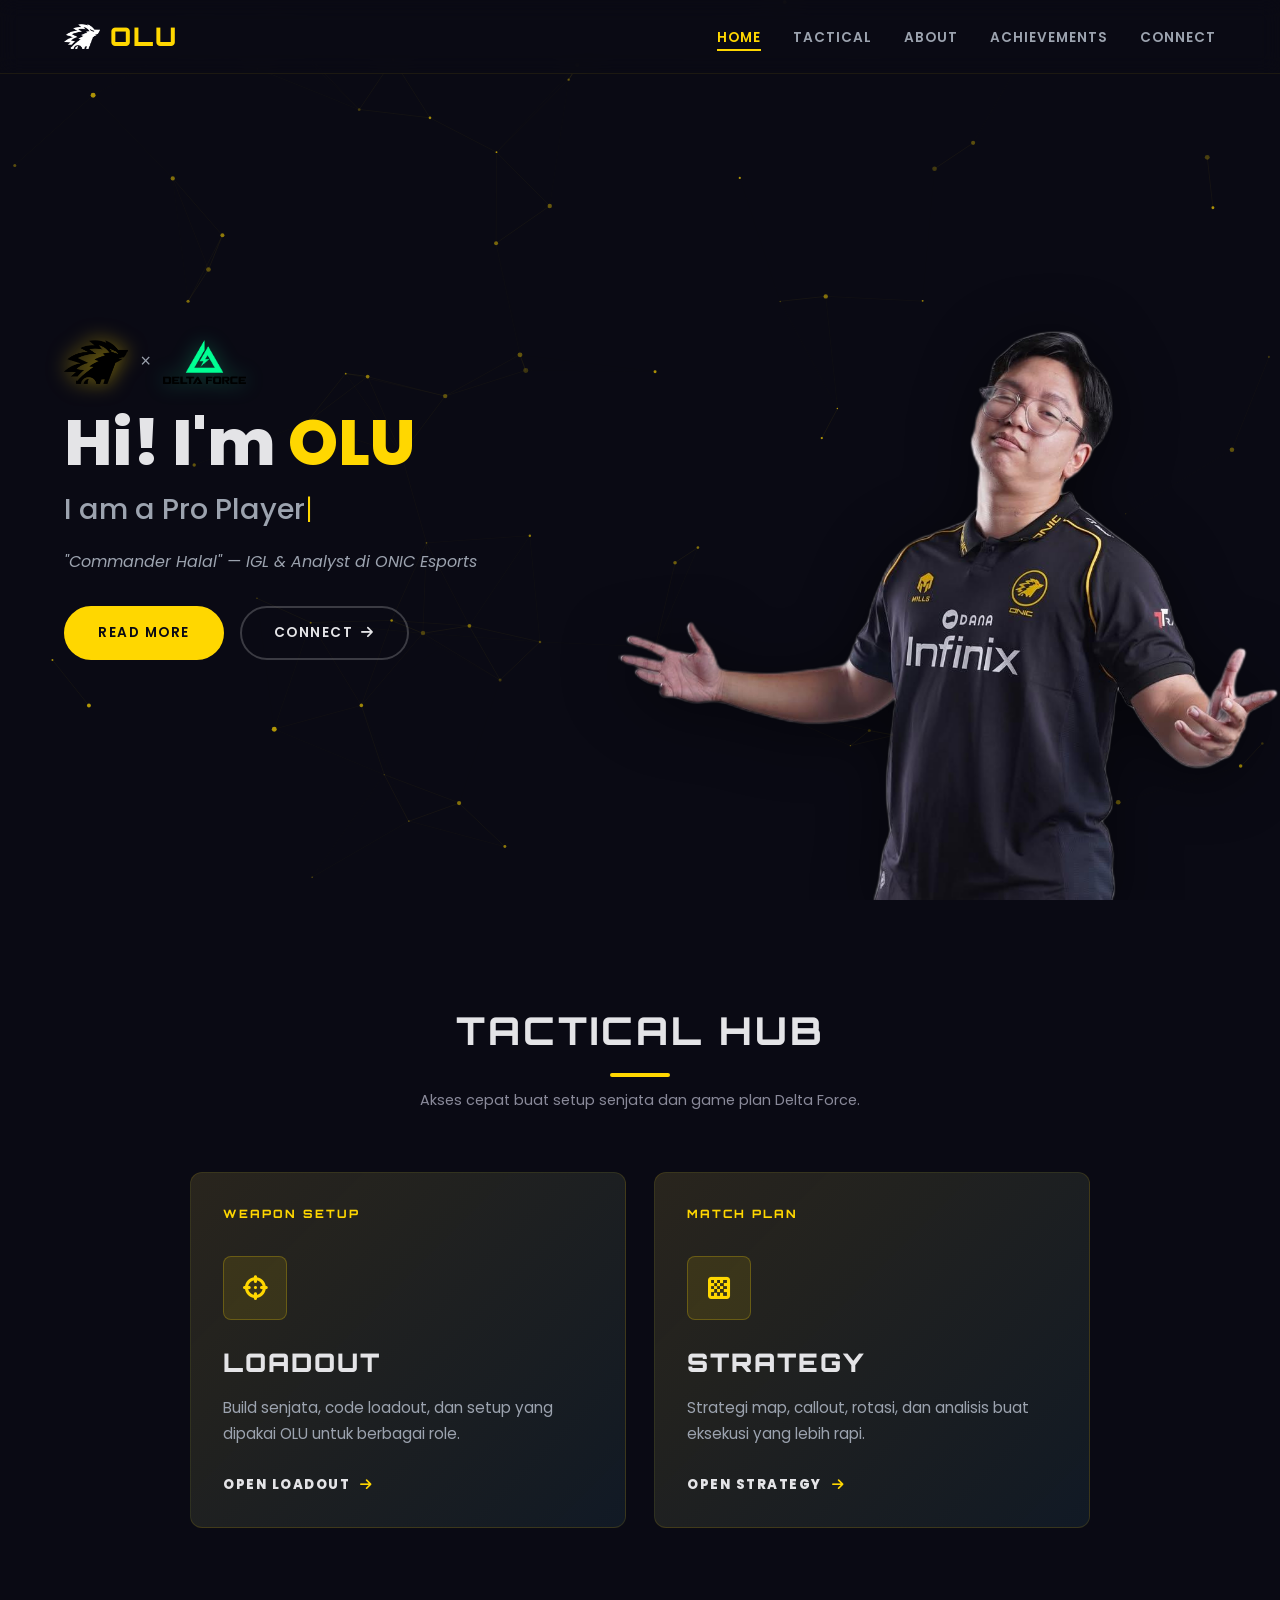
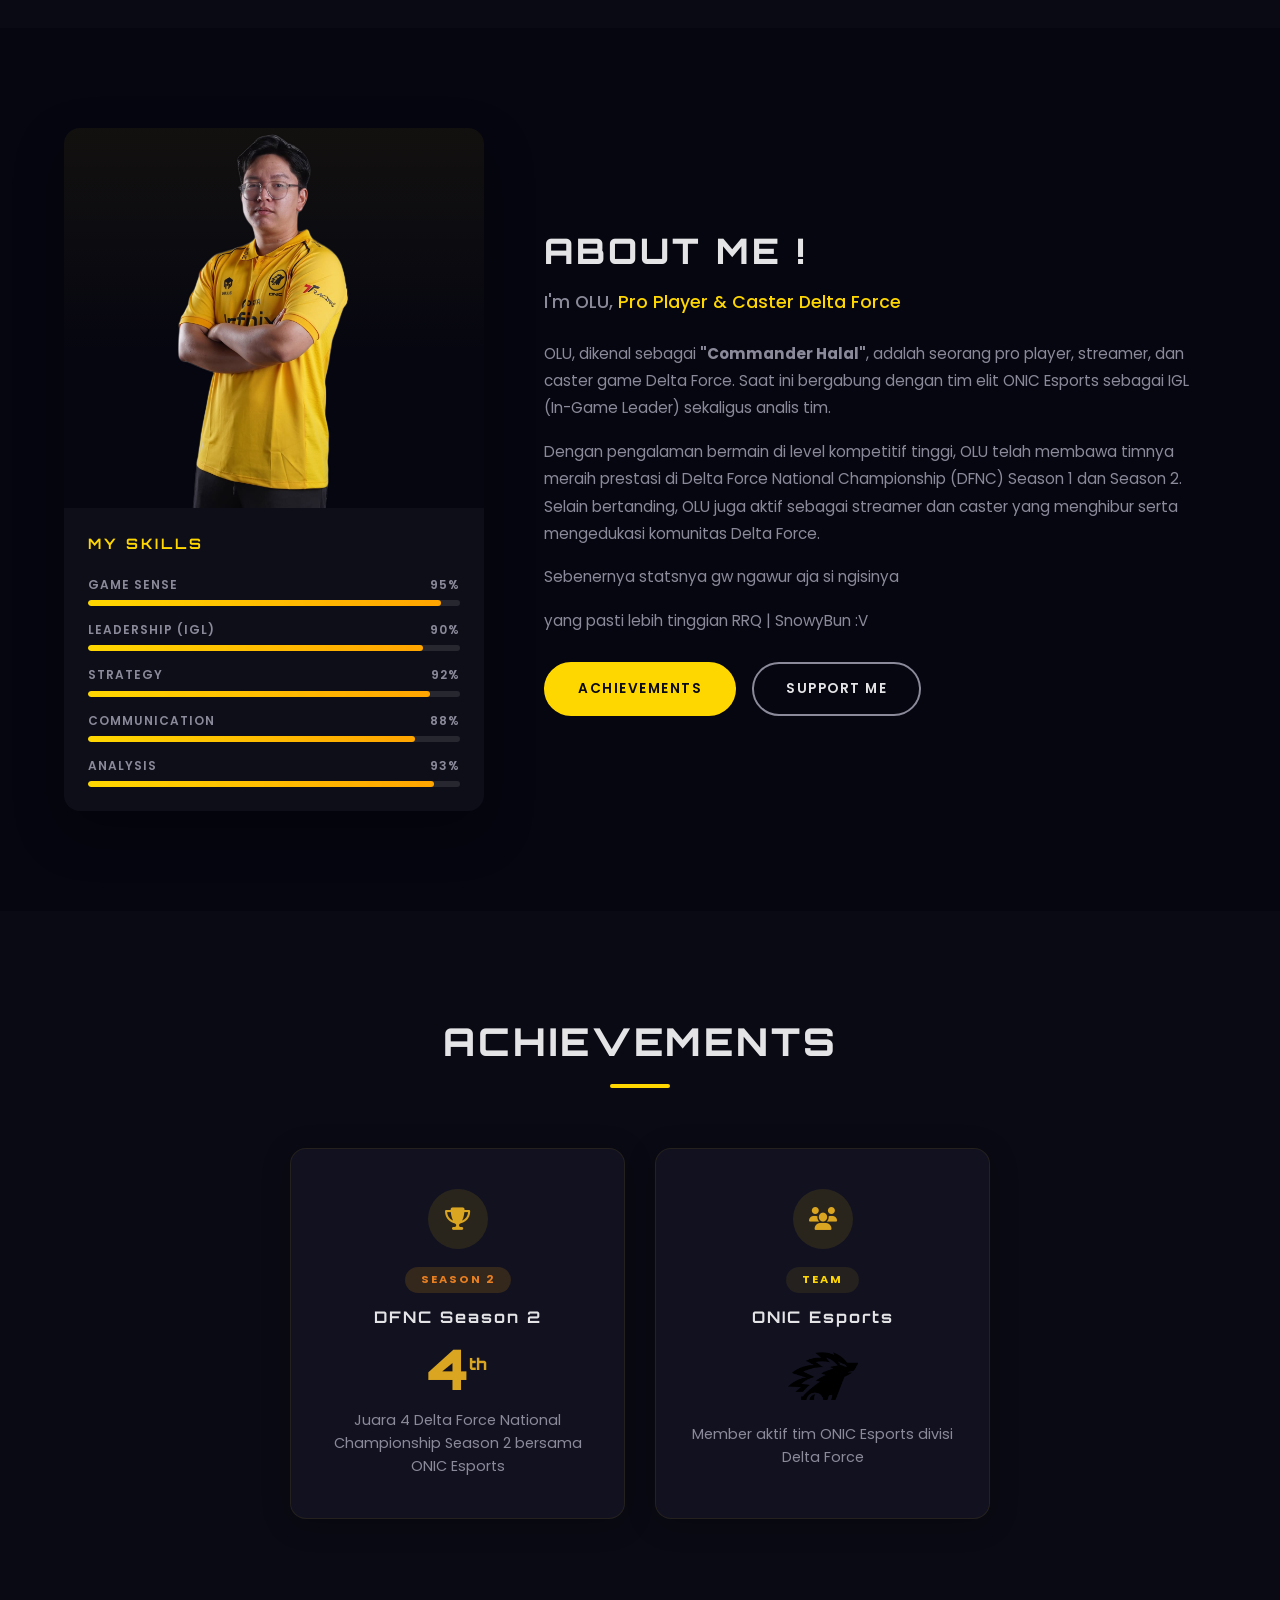
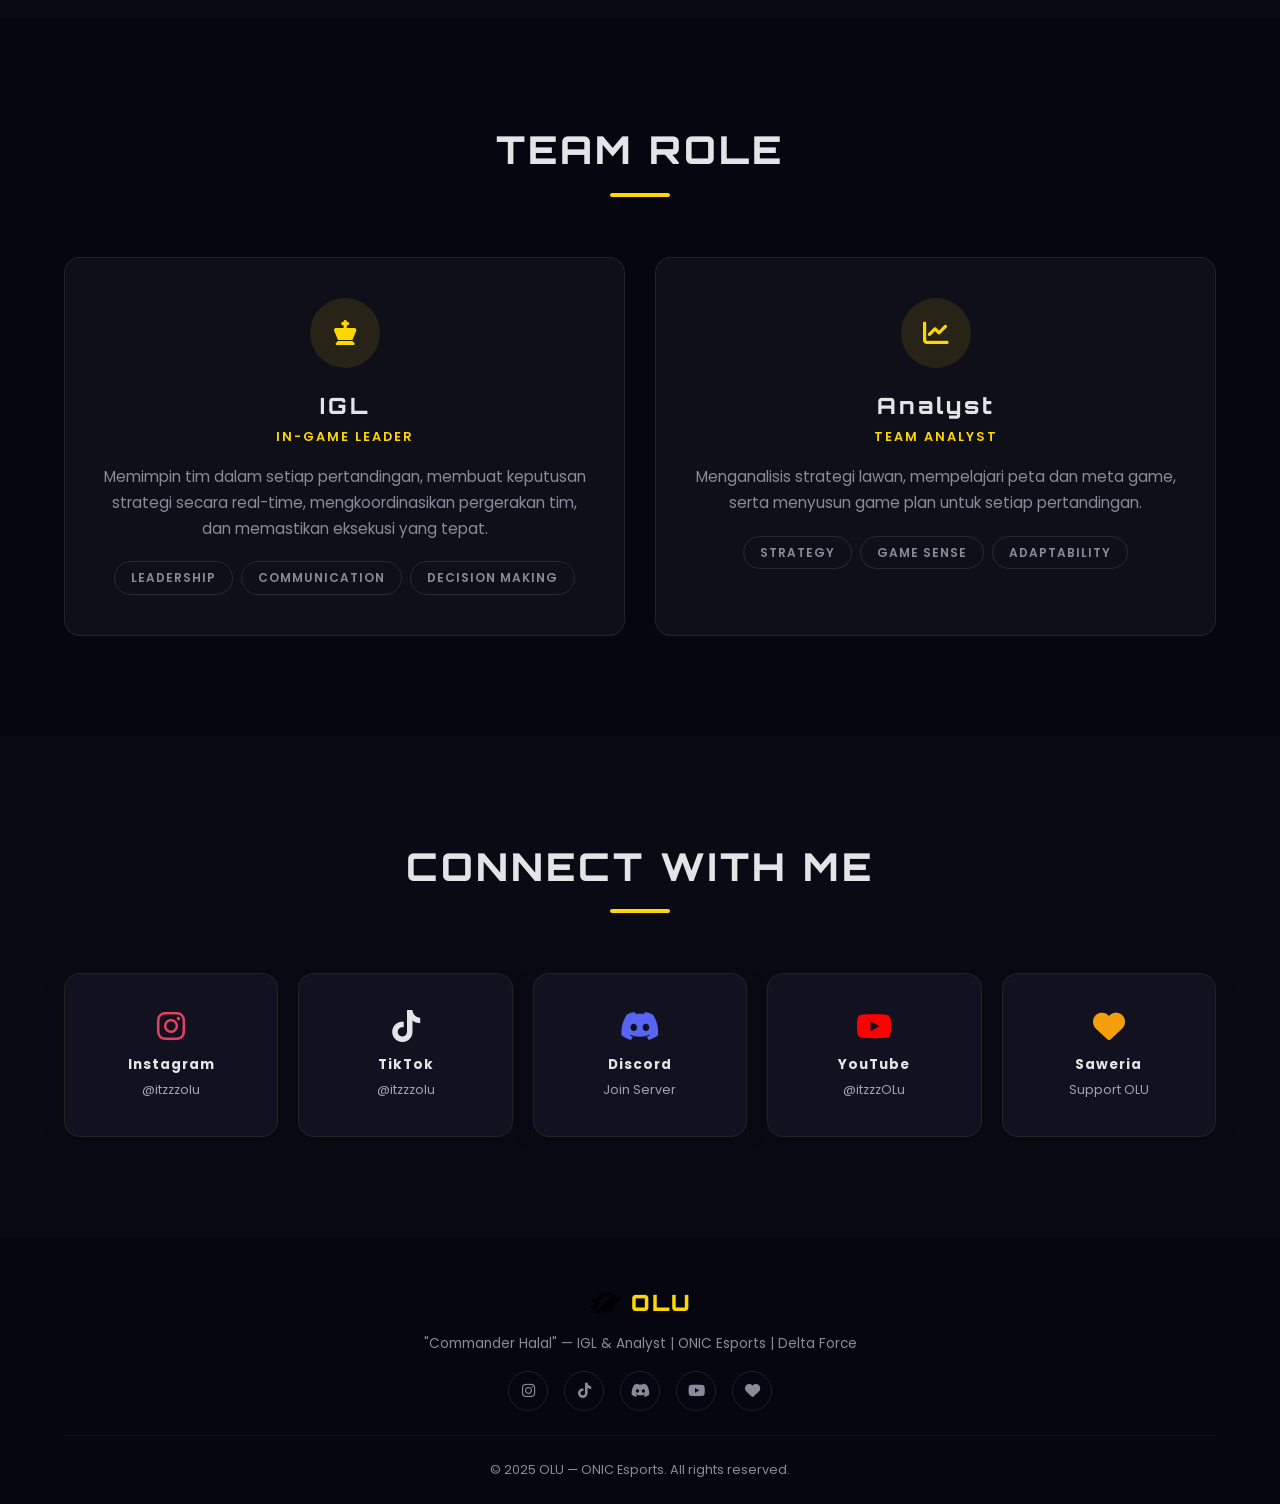
<file: index.html>
<!DOCTYPE html>
<html lang="id">
<head>
    <meta charset="UTF-8">
    <meta name="viewport" content="width=device-width, initial-scale=1.0">
    <title>OLU — Pro Player & Caster Delta Force | ONIC Esports</title>
    <meta name="description" content="Official profile of OLU — Pro Player, Streamer, dan Caster Delta Force dari ONIC Esports. Commander Halal. IGL & Team Analyst.">
    <link rel="preconnect" href="https://fonts.googleapis.com">
    <link rel="preconnect" href="https://fonts.gstatic.com" crossorigin>
    <link href="https://fonts.googleapis.com/css2?family=Poppins:wght@300;400;500;600;700;800;900&family=Orbitron:wght@400;500;600;700;800;900&display=swap" rel="stylesheet">
    <link rel="stylesheet" href="https://cdnjs.cloudflare.com/ajax/libs/font-awesome/6.5.1/css/all.min.css">
    <link rel="stylesheet" href="style.css">
</head>
<body>

    <!-- Navigation -->
    <nav class="navbar" id="navbar">
        <div class="nav-container">
            <a href="index.html" class="nav-logo">
                <img src="assets/onic-logo.png" alt="ONIC" class="nav-logo-img">
                <span class="logo-text">OLU</span>
            </a>
            <ul class="nav-links" id="navLinks">
                <li><a href="#hero" class="active">HOME</a></li>
                <li><a href="#tactical">TACTICAL</a></li>
                <li><a href="#about">ABOUT</a></li>
                <li><a href="#achievements">ACHIEVEMENTS</a></li>
                <li><a href="#socials">CONNECT</a></li>
            </ul>
            <button class="nav-toggle" id="navToggle" aria-label="Toggle menu">
                <i class="fas fa-bars"></i>
            </button>
        </div>
    </nav>

    <!-- Particle Background -->
    <canvas id="particles"></canvas>

    <!-- Hero Section -->
    <section class="hero" id="hero">
        <div class="hero-inner">
            <div class="hero-text">
                <div class="hero-logos">
                    <img src="assets/onic-logo.png" alt="ONIC Esports" class="hero-logo-small onic">
                    <span class="hero-logo-x">&times;</span>
                    <img src="assets/deltaforce-logo.png" alt="Delta Force" class="hero-logo-small df">
                </div>
                <h1>Hi! I'm <span class="text-primary">OLU</span></h1>
                <h2>I am a <span class="typewriter" id="typewriter"></span><span class="cursor">|</span></h2>
                <p class="hero-tagline">"Commander Halal" &mdash; IGL & Analyst di ONIC Esports</p>
                <div class="hero-buttons">
                    <a href="#about" class="btn btn-primary">READ MORE</a>
                    <a href="#socials" class="btn btn-outline">CONNECT <i class="fas fa-arrow-right"></i></a>
                </div>
            </div>
            <div class="hero-image no-frame">
                <img src="assets/olu-hero-nobg.png" alt="OLU - ONIC Esports Pro Player">
            </div>
        </div>
    </section>

    <!-- Tactical Hub Section -->
    <section class="section-light tactical-section" id="tactical">
        <div class="container">
            <div class="section-header">
                <h2>TACTICAL HUB</h2>
                <div class="section-line"></div>
                <p class="section-subtitle">Akses cepat buat setup senjata dan game plan Delta Force.</p>
            </div>
            <div class="tactical-grid">
                <a href="loadout.html" class="tactical-card">
                    <span class="tactical-kicker">WEAPON SETUP</span>
                    <div class="tactical-icon"><i class="fas fa-crosshairs"></i></div>
                    <h3>LOADOUT</h3>
                    <p>Build senjata, code loadout, dan setup yang dipakai OLU untuk berbagai role.</p>
                    <span class="tactical-link">OPEN LOADOUT <i class="fas fa-arrow-right"></i></span>
                </a>
                <a href="strategic.html" class="tactical-card">
                    <span class="tactical-kicker">MATCH PLAN</span>
                    <div class="tactical-icon"><i class="fas fa-chess-board"></i></div>
                    <h3>STRATEGY</h3>
                    <p>Strategi map, callout, rotasi, dan analisis buat eksekusi yang lebih rapi.</p>
                    <span class="tactical-link">OPEN STRATEGY <i class="fas fa-arrow-right"></i></span>
                </a>
            </div>
        </div>
    </section>

    <!-- About Section -->
    <section class="section-dark" id="about">
        <div class="container about-container">
            <div class="about-left">
                <div class="about-photo-card">
                    <img src="assets/olu-nobg.png" alt="OLU" class="about-photo">
                    <div class="skills-overlay">
                        <h3>MY SKILLS</h3>
                        <div class="skill-item">
                            <div class="skill-info">
                                <span>GAME SENSE</span>
                                <span>95%</span>
                            </div>
                            <div class="skill-bar"><div class="skill-fill" data-width="95"></div></div>
                        </div>
                        <div class="skill-item">
                            <div class="skill-info">
                                <span>LEADERSHIP (IGL)</span>
                                <span>90%</span>
                            </div>
                            <div class="skill-bar"><div class="skill-fill" data-width="90"></div></div>
                        </div>
                        <div class="skill-item">
                            <div class="skill-info">
                                <span>STRATEGY</span>
                                <span>92%</span>
                            </div>
                            <div class="skill-bar"><div class="skill-fill" data-width="92"></div></div>
                        </div>
                        <div class="skill-item">
                            <div class="skill-info">
                                <span>COMMUNICATION</span>
                                <span>88%</span>
                            </div>
                            <div class="skill-bar"><div class="skill-fill" data-width="88"></div></div>
                        </div>
                        <div class="skill-item">
                            <div class="skill-info">
                                <span>ANALYSIS</span>
                                <span>93%</span>
                            </div>
                            <div class="skill-bar"><div class="skill-fill" data-width="93"></div></div>
                        </div>
                    </div>
                </div>
            </div>
            <div class="about-right">
                <h2>ABOUT ME !</h2>
                <h3>I'm OLU, <span class="text-primary">Pro Player & Caster Delta Force</span></h3>
                <p>OLU, dikenal sebagai <strong>"Commander Halal"</strong>, adalah seorang pro player, streamer, dan caster game Delta Force. Saat ini bergabung dengan tim elit ONIC Esports sebagai IGL (In-Game Leader) sekaligus analis tim.</p>
                <p>Dengan pengalaman bermain di level kompetitif tinggi, OLU telah membawa timnya meraih prestasi di Delta Force National Championship (DFNC) Season 1 dan Season 2. Selain bertanding, OLU juga aktif sebagai streamer dan caster yang menghibur serta mengedukasi komunitas Delta Force.</p>
                <p>Sebenernya statsnya gw ngawur aja si ngisinya</p>
                <p>yang pasti lebih tinggian RRQ | SnowyBun :V</p>
                <div class="about-buttons">
                    <a href="#achievements" class="btn btn-primary">ACHIEVEMENTS</a>
                    <a href="https://saweria.co/ItzzzOLU" target="_blank" class="btn btn-outline">SUPPORT ME</a>
                </div>
            </div>
        </div>
    </section>

    <!-- Achievements Section -->
    <section class="section-light" id="achievements">
        <div class="container">
            <div class="section-header">
                <h2>ACHIEVEMENTS</h2>
                <div class="section-line"></div>
            </div>
            <div class="achievements-grid">
                <div class="achievement-card">
                    <div class="achievement-icon"><i class="fas fa-trophy"></i></div>
                    <div class="achievement-badge s2">SEASON 2</div>
                    <h3>DFNC Season 2</h3>
                    <div class="achievement-rank">4<sup>th</sup></div>
                    <p>Juara 4 Delta Force National Championship Season 2 bersama ONIC Esports</p>
                </div>
                <div class="achievement-card">
                    <div class="achievement-icon"><i class="fas fa-users"></i></div>
                    <div class="achievement-badge team">TEAM</div>
                    <h3>ONIC Esports</h3>
                    <div class="achievement-team-logo">
                        <img src="assets/onic-logo.png" alt="ONIC">
                    </div>
                    <p>Member aktif tim ONIC Esports divisi Delta Force</p>
                </div>
            </div>
        </div>
    </section>

    <!-- Role Section -->
    <section class="section-dark" id="role">
        <div class="container">
            <div class="section-header light">
                <h2>TEAM ROLE</h2>
                <div class="section-line"></div>
            </div>
            <div class="role-grid">
                <div class="role-card">
                    <div class="role-icon"><i class="fas fa-chess-king"></i></div>
                    <h3>IGL</h3>
                    <span class="role-subtitle">In-Game Leader</span>
                    <p>Memimpin tim dalam setiap pertandingan, membuat keputusan strategi secara real-time, mengkoordinasikan pergerakan tim, dan memastikan eksekusi yang tepat.</p>
                    <div class="role-tags">
                        <span>Leadership</span>
                        <span>Communication</span>
                        <span>Decision Making</span>
                    </div>
                </div>
                <div class="role-card">
                    <div class="role-icon"><i class="fas fa-chart-line"></i></div>
                    <h3>Analyst</h3>
                    <span class="role-subtitle">Team Analyst</span>
                    <p>Menganalisis strategi lawan, mempelajari peta dan meta game, serta menyusun game plan untuk setiap pertandingan.</p>
                    <div class="role-tags">
                        <span>Strategy</span>
                        <span>Game Sense</span>
                        <span>Adaptability</span>
                    </div>
                </div>
            </div>
        </div>
    </section>

    <!-- Social Section -->
    <section class="section-light" id="socials">
        <div class="container">
            <div class="section-header">
                <h2>CONNECT WITH ME</h2>
                <div class="section-line"></div>
            </div>
            <div class="socials-grid">
                <a href="https://www.instagram.com/itzzzolu?utm_source=ig_web_button_share_sheet&igsh=ZDNlZDc0MzIxNw==" target="_blank" rel="noopener noreferrer" class="social-card">
                    <i class="fab fa-instagram"></i>
                    <h3>Instagram</h3>
                    <p>@itzzzolu</p>
                </a>
                <a href="https://www.tiktok.com/@itzzzolu?is_from_webapp=1&sender_device=pc" target="_blank" rel="noopener noreferrer" class="social-card">
                    <i class="fab fa-tiktok"></i>
                    <h3>TikTok</h3>
                    <p>@itzzzolu</p>
                </a>
                <a href="https://discord.com/invite/KTsxcJ9U8P" target="_blank" rel="noopener noreferrer" class="social-card">
                    <i class="fab fa-discord"></i>
                    <h3>Discord</h3>
                    <p>Join Server</p>
                </a>
                <a href="https://www.youtube.com/@itzzzOLu" target="_blank" rel="noopener noreferrer" class="social-card">
                    <i class="fab fa-youtube"></i>
                    <h3>YouTube</h3>
                    <p>@itzzzOLu</p>
                </a>
                <a href="https://saweria.co/ItzzzOLU" target="_blank" rel="noopener noreferrer" class="social-card">
                    <i class="fas fa-heart"></i>
                    <h3>Saweria</h3>
                    <p>Support OLU</p>
                </a>
            </div>
        </div>
    </section>

    <!-- Footer -->
    <footer class="footer">
        <div class="container">
            <div class="footer-content">
                <div class="footer-logo">
                    <img src="assets/onic-logo.png" alt="ONIC" class="footer-logo-img">
                    <span>OLU</span>
                </div>
                <p>"Commander Halal" &mdash; IGL & Analyst | ONIC Esports | Delta Force</p>
                <div class="footer-socials">
                    <a href="https://www.instagram.com/itzzzolu?utm_source=ig_web_button_share_sheet&igsh=ZDNlZDc0MzIxNw==" target="_blank" aria-label="Instagram"><i class="fab fa-instagram"></i></a>
                    <a href="https://www.tiktok.com/@itzzzolu?is_from_webapp=1&sender_device=pc" target="_blank" aria-label="TikTok"><i class="fab fa-tiktok"></i></a>
                    <a href="https://discord.com/invite/KTsxcJ9U8P" target="_blank" aria-label="Discord"><i class="fab fa-discord"></i></a>
                    <a href="https://www.youtube.com/@itzzzOLu" target="_blank" aria-label="YouTube"><i class="fab fa-youtube"></i></a>
                    <a href="https://saweria.co/ItzzzOLU" target="_blank" aria-label="Saweria"><i class="fas fa-heart"></i></a>
                </div>
            </div>
            <div class="footer-bottom">
                <p>&copy; 2025 OLU — ONIC Esports. All rights reserved.</p>
            </div>
        </div>
    </footer>

    <script src="script.js"></script>
</body>
</html>
</file>
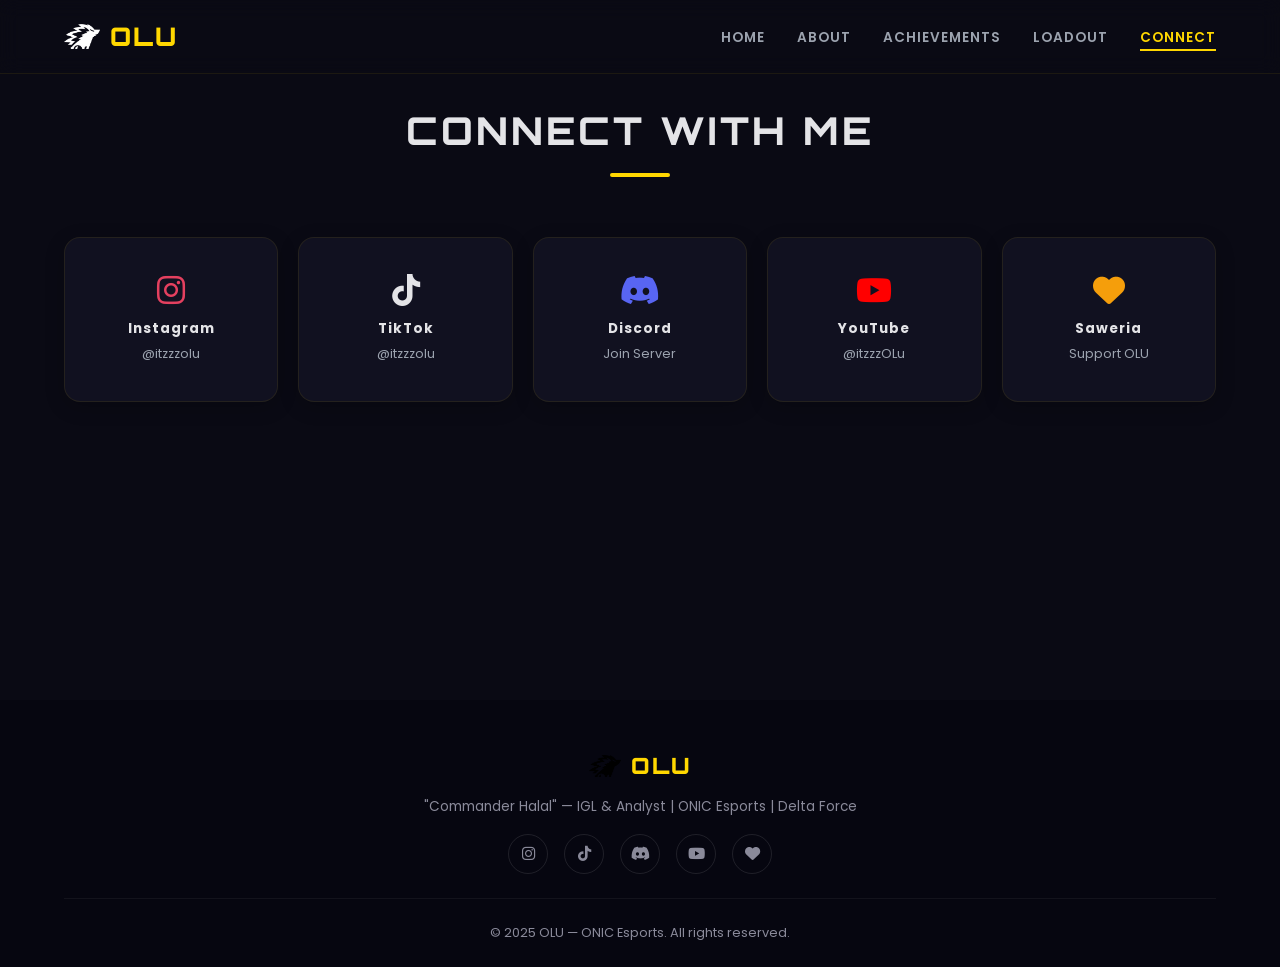
<file: connect.html>
<!DOCTYPE html>
<html lang="id">
<head>
    <meta charset="UTF-8">
    <meta name="viewport" content="width=device-width, initial-scale=1.0">
    <title>Connect — OLU | ONIC Esports</title>
    <meta name="description" content="Connect with OLU — Instagram, TikTok, Discord, YouTube, Saweria.">
    <link rel="preconnect" href="https://fonts.googleapis.com">
    <link rel="preconnect" href="https://fonts.gstatic.com" crossorigin>
    <link href="https://fonts.googleapis.com/css2?family=Poppins:wght@300;400;500;600;700;800;900&family=Orbitron:wght@400;500;600;700;800;900&display=swap" rel="stylesheet">
    <link rel="stylesheet" href="https://cdnjs.cloudflare.com/ajax/libs/font-awesome/6.5.1/css/all.min.css">
    <link rel="stylesheet" href="style.css">
</head>
<body>

    <!-- Navigation -->
    <nav class="navbar scrolled" id="navbar">
        <div class="nav-container">
            <a href="index.html" class="nav-logo">
                <img src="assets/onic-logo.png" alt="ONIC" class="nav-logo-img">
                <span class="logo-text">OLU</span>
            </a>
            <ul class="nav-links" id="navLinks">
                <li><a href="index.html">HOME</a></li>
                <li><a href="about.html">ABOUT</a></li>
                <li><a href="achievements.html">ACHIEVEMENTS</a></li>
                <li><a href="loadout.html">LOADOUT</a></li>
                <li><a href="connect.html" class="active">CONNECT</a></li>
            </ul>
            <button class="nav-toggle" id="navToggle" aria-label="Toggle menu">
                <i class="fas fa-bars"></i>
            </button>
        </div>
    </nav>

    <!-- Particle Background -->
    <canvas id="particles"></canvas>

    <!-- Social Section -->
    <section class="section-light page-section" id="socials">
        <div class="container">
            <div class="section-header">
                <h2>CONNECT WITH ME</h2>
                <div class="section-line"></div>
            </div>
            <div class="socials-grid">
                <a href="https://www.instagram.com/itzzzolu?utm_source=ig_web_button_share_sheet&igsh=ZDNlZDc0MzIxNw==" target="_blank" rel="noopener noreferrer" class="social-card">
                    <i class="fab fa-instagram"></i>
                    <h3>Instagram</h3>
                    <p>@itzzzolu</p>
                </a>
                <a href="https://www.tiktok.com/@itzzzolu?is_from_webapp=1&sender_device=pc" target="_blank" rel="noopener noreferrer" class="social-card">
                    <i class="fab fa-tiktok"></i>
                    <h3>TikTok</h3>
                    <p>@itzzzolu</p>
                </a>
                <a href="https://discord.com/invite/6esqP75z" target="_blank" rel="noopener noreferrer" class="social-card">
                    <i class="fab fa-discord"></i>
                    <h3>Discord</h3>
                    <p>Join Server</p>
                </a>
                <a href="https://www.youtube.com/@itzzzOLu" target="_blank" rel="noopener noreferrer" class="social-card">
                    <i class="fab fa-youtube"></i>
                    <h3>YouTube</h3>
                    <p>@itzzzOLu</p>
                </a>
                <a href="https://saweria.co/ItzzzOLU" target="_blank" rel="noopener noreferrer" class="social-card">
                    <i class="fas fa-heart"></i>
                    <h3>Saweria</h3>
                    <p>Support OLU</p>
                </a>
            </div>
        </div>
    </section>

    <!-- Footer -->
    <footer class="footer">
        <div class="container">
            <div class="footer-content">
                <div class="footer-logo">
                    <img src="assets/onic-logo.png" alt="ONIC" class="footer-logo-img">
                    <span>OLU</span>
                </div>
                <p>"Commander Halal" &mdash; IGL & Analyst | ONIC Esports | Delta Force</p>
                <div class="footer-socials">
                    <a href="https://www.instagram.com/itzzzolu?utm_source=ig_web_button_share_sheet&igsh=ZDNlZDc0MzIxNw==" target="_blank" aria-label="Instagram"><i class="fab fa-instagram"></i></a>
                    <a href="https://www.tiktok.com/@itzzzolu?is_from_webapp=1&sender_device=pc" target="_blank" aria-label="TikTok"><i class="fab fa-tiktok"></i></a>
                    <a href="https://discord.com/invite/6esqP75z" target="_blank" aria-label="Discord"><i class="fab fa-discord"></i></a>
                    <a href="https://www.youtube.com/@itzzzOLu" target="_blank" aria-label="YouTube"><i class="fab fa-youtube"></i></a>
                    <a href="https://saweria.co/ItzzzOLU" target="_blank" aria-label="Saweria"><i class="fas fa-heart"></i></a>
                </div>
            </div>
            <div class="footer-bottom">
                <p>&copy; 2025 OLU — ONIC Esports. All rights reserved.</p>
            </div>
        </div>
    </footer>

    <script src="script.js"></script>
</body>
</html>
</file>
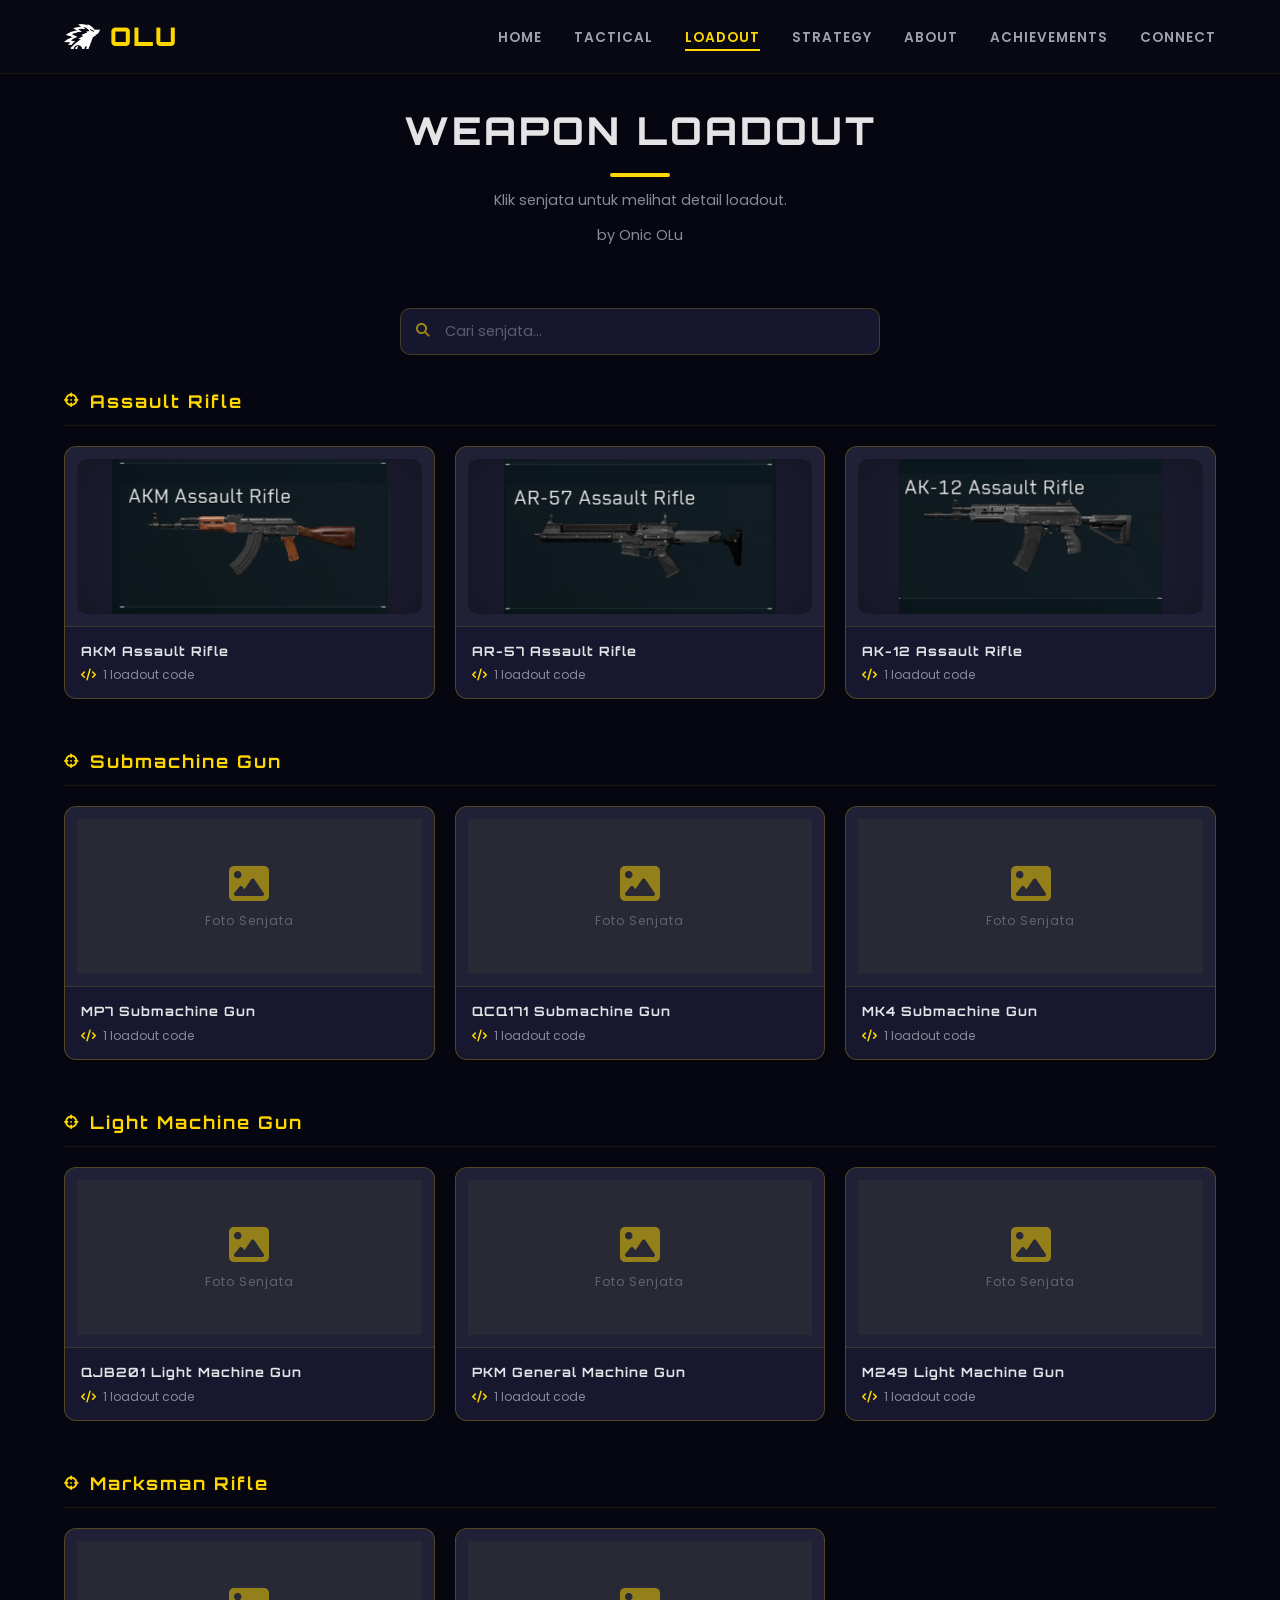
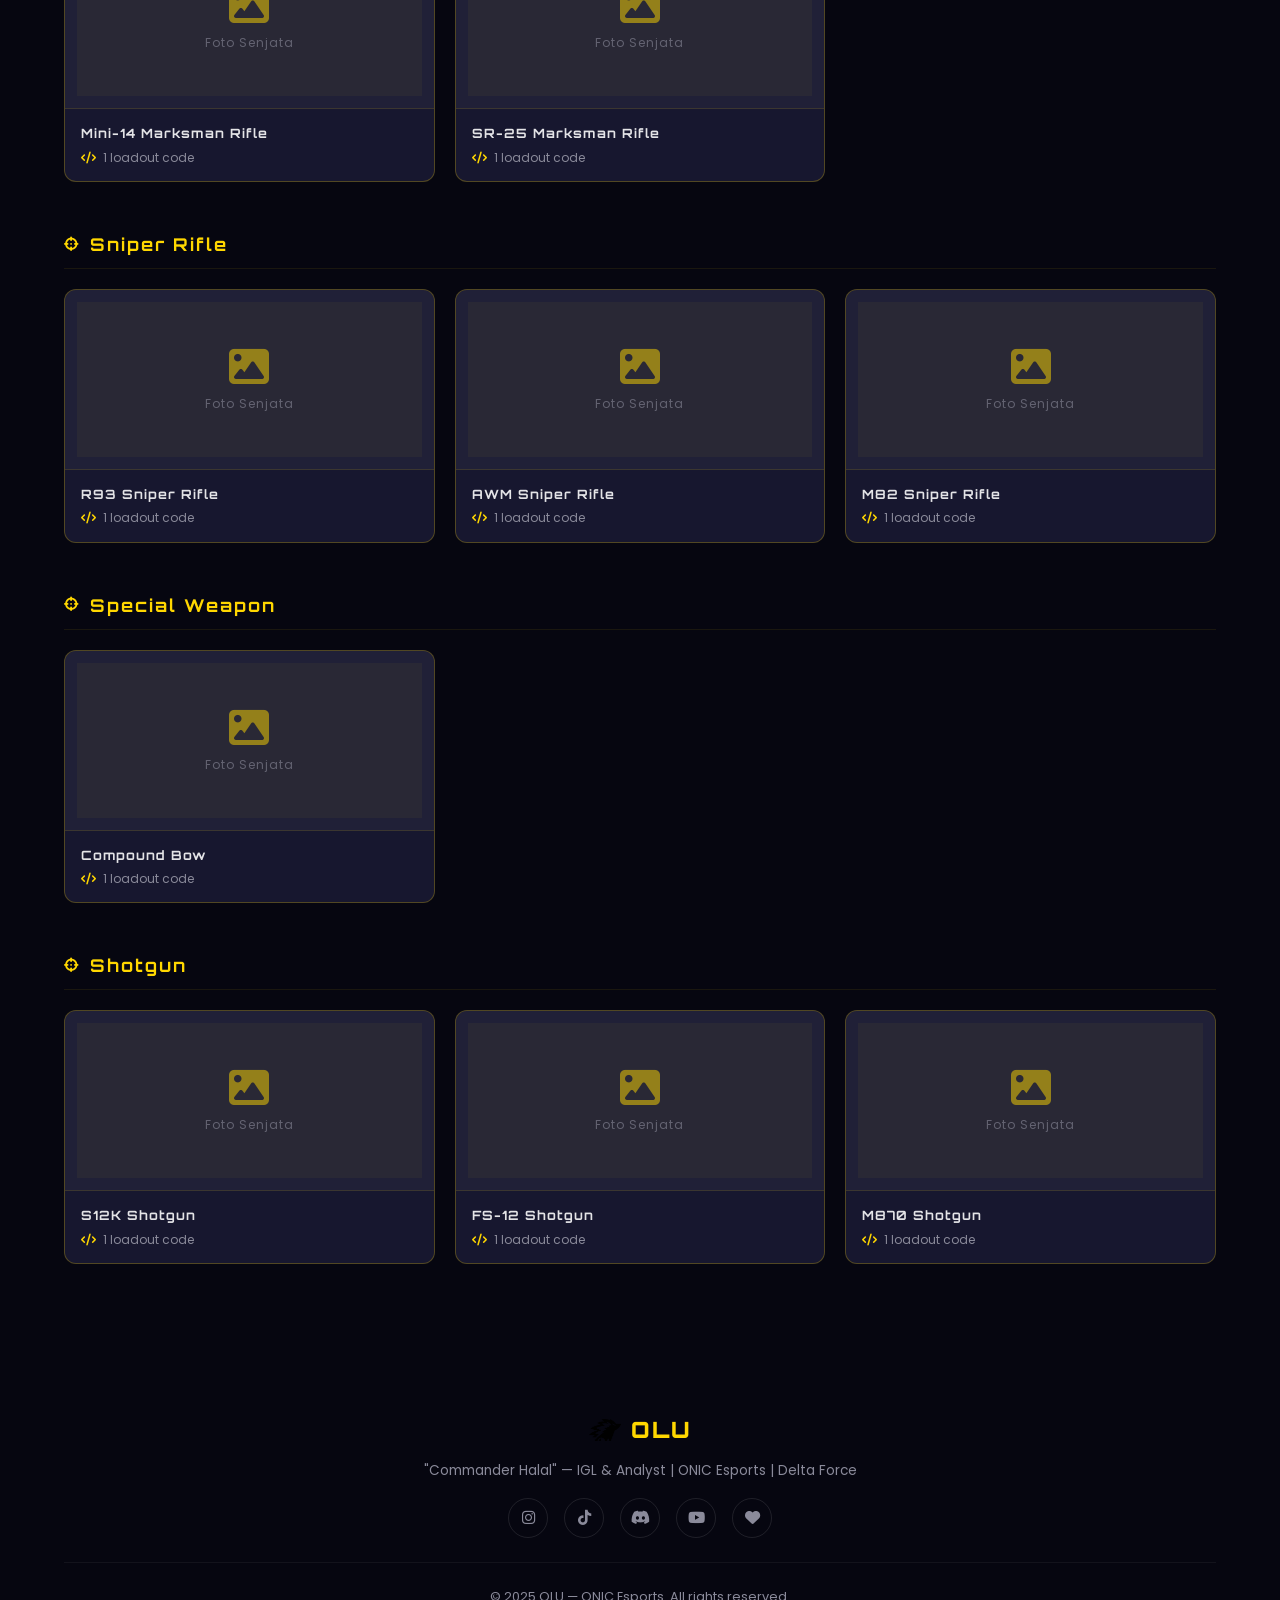
<file: loadout.html>
<!DOCTYPE html>
<html lang="id">
<head>
    <meta charset="UTF-8">
    <meta name="viewport" content="width=device-width, initial-scale=1.0">
    <title>Weapon Loadout — OLU | ONIC Esports</title>
    <meta name="description" content="Weapon loadout dan setup senjata OLU — Pro Player Delta Force dari ONIC Esports.">
    <link rel="preconnect" href="https://fonts.googleapis.com">
    <link rel="preconnect" href="https://fonts.gstatic.com" crossorigin>
    <link href="https://fonts.googleapis.com/css2?family=Poppins:wght@300;400;500;600;700;800;900&family=Orbitron:wght@400;500;600;700;800;900&display=swap" rel="stylesheet">
    <link rel="stylesheet" href="https://cdnjs.cloudflare.com/ajax/libs/font-awesome/6.5.1/css/all.min.css">
    <link rel="stylesheet" href="style.css">
</head>
<body>

    <!-- Navigation -->
    <nav class="navbar scrolled" id="navbar">
        <div class="nav-container">
            <a href="index.html" class="nav-logo">
                <img src="assets/onic-logo.png" alt="ONIC" class="nav-logo-img">
                <span class="logo-text">OLU</span>
            </a>
            <ul class="nav-links" id="navLinks">
                <li><a href="index.html">HOME</a></li>
                <li><a href="index.html#tactical">TACTICAL</a></li>
                <li><a href="loadout.html" class="active">LOADOUT</a></li>
                <li><a href="strategic.html">STRATEGY</a></li>
                <li><a href="index.html#about">ABOUT</a></li>
                <li><a href="index.html#achievements">ACHIEVEMENTS</a></li>
                <li><a href="index.html#socials">CONNECT</a></li>
            </ul>
            <button class="nav-toggle" id="navToggle" aria-label="Toggle menu">
                <i class="fas fa-bars"></i>
            </button>
        </div>
    </nav>

    <!-- Particle Background -->
    <canvas id="particles"></canvas>

    <!-- Loadout Section -->
    <section class="section-dark page-section" id="loadout">
        <div class="container">
            <div class="section-header light">
                <h2>WEAPON LOADOUT</h2>
                <div class="section-line"></div>
                <p class="section-subtitle">Klik senjata untuk melihat detail loadout.</p>
                <p class="section-subtitle">by Onic OLu</p>
            </div>

            <div class="search-bar">
                <i class="fas fa-search search-icon"></i>
                <input type="text" id="weaponSearch" placeholder="Cari senjata..." autocomplete="off">
                <button class="search-clear" id="searchClear" style="display:none;"><i class="fas fa-times"></i></button>
            </div>

            <div id="loadoutContainer">
                <!-- Weapons will be rendered by JavaScript -->
            </div>
        </div>
    </section>

    <!-- Weapon Detail Modal -->
    <div class="modal-overlay" id="weaponModal">
        <div class="modal-content">
            <button class="modal-close" id="modalClose"><i class="fas fa-times"></i></button>
            <div class="modal-header">
                <div class="modal-weapon-img" id="modalImg"></div>
                <div class="modal-weapon-info">
                    <span class="modal-category" id="modalCategory"></span>
                    <h2 id="modalName"></h2>
                    <p id="modalDesc"></p>
                </div>
            </div>
            <div class="modal-body">
                <h3><i class="fas fa-code"></i> Loadout Codes</h3>
                <div id="modalLoadouts"></div>
                <div class="admin-only" id="addLoadoutSection" style="display:none;">
                    <button class="btn-add-loadout" id="addLoadoutBtn">
                        <i class="fas fa-plus"></i> Tambah Loadout Code
                    </button>
                </div>
            </div>
        </div>
    </div>

    <!-- Footer -->
    <footer class="footer">
        <div class="container">
            <div class="footer-content">
                <div class="footer-logo">
                    <img src="assets/onic-logo.png" alt="ONIC" class="footer-logo-img">
                    <span>OLU</span>
                </div>
                <p>"Commander Halal" &mdash; IGL & Analyst | ONIC Esports | Delta Force</p>
                <div class="footer-socials">
                    <a href="https://www.instagram.com/itzzzolu?utm_source=ig_web_button_share_sheet&igsh=ZDNlZDc0MzIxNw==" target="_blank" aria-label="Instagram"><i class="fab fa-instagram"></i></a>
                    <a href="https://www.tiktok.com/@itzzzolu?is_from_webapp=1&sender_device=pc" target="_blank" aria-label="TikTok"><i class="fab fa-tiktok"></i></a>
                    <a href="https://discord.com/invite/KTsxcJ9U8P" target="_blank" aria-label="Discord"><i class="fab fa-discord"></i></a>
                    <a href="https://www.youtube.com/@itzzzOLu" target="_blank" aria-label="YouTube"><i class="fab fa-youtube"></i></a>
                    <a href="https://saweria.co/ItzzzOLU" target="_blank" aria-label="Saweria"><i class="fas fa-heart"></i></a>
                </div>
            </div>
            <div class="footer-bottom">
                <p>&copy; 2025 OLU — ONIC Esports. All rights reserved.</p>
            </div>
        </div>
    </footer>

    <script src="script.js"></script>
    <script src="loadout.js"></script>
</body>
</html>
</file>
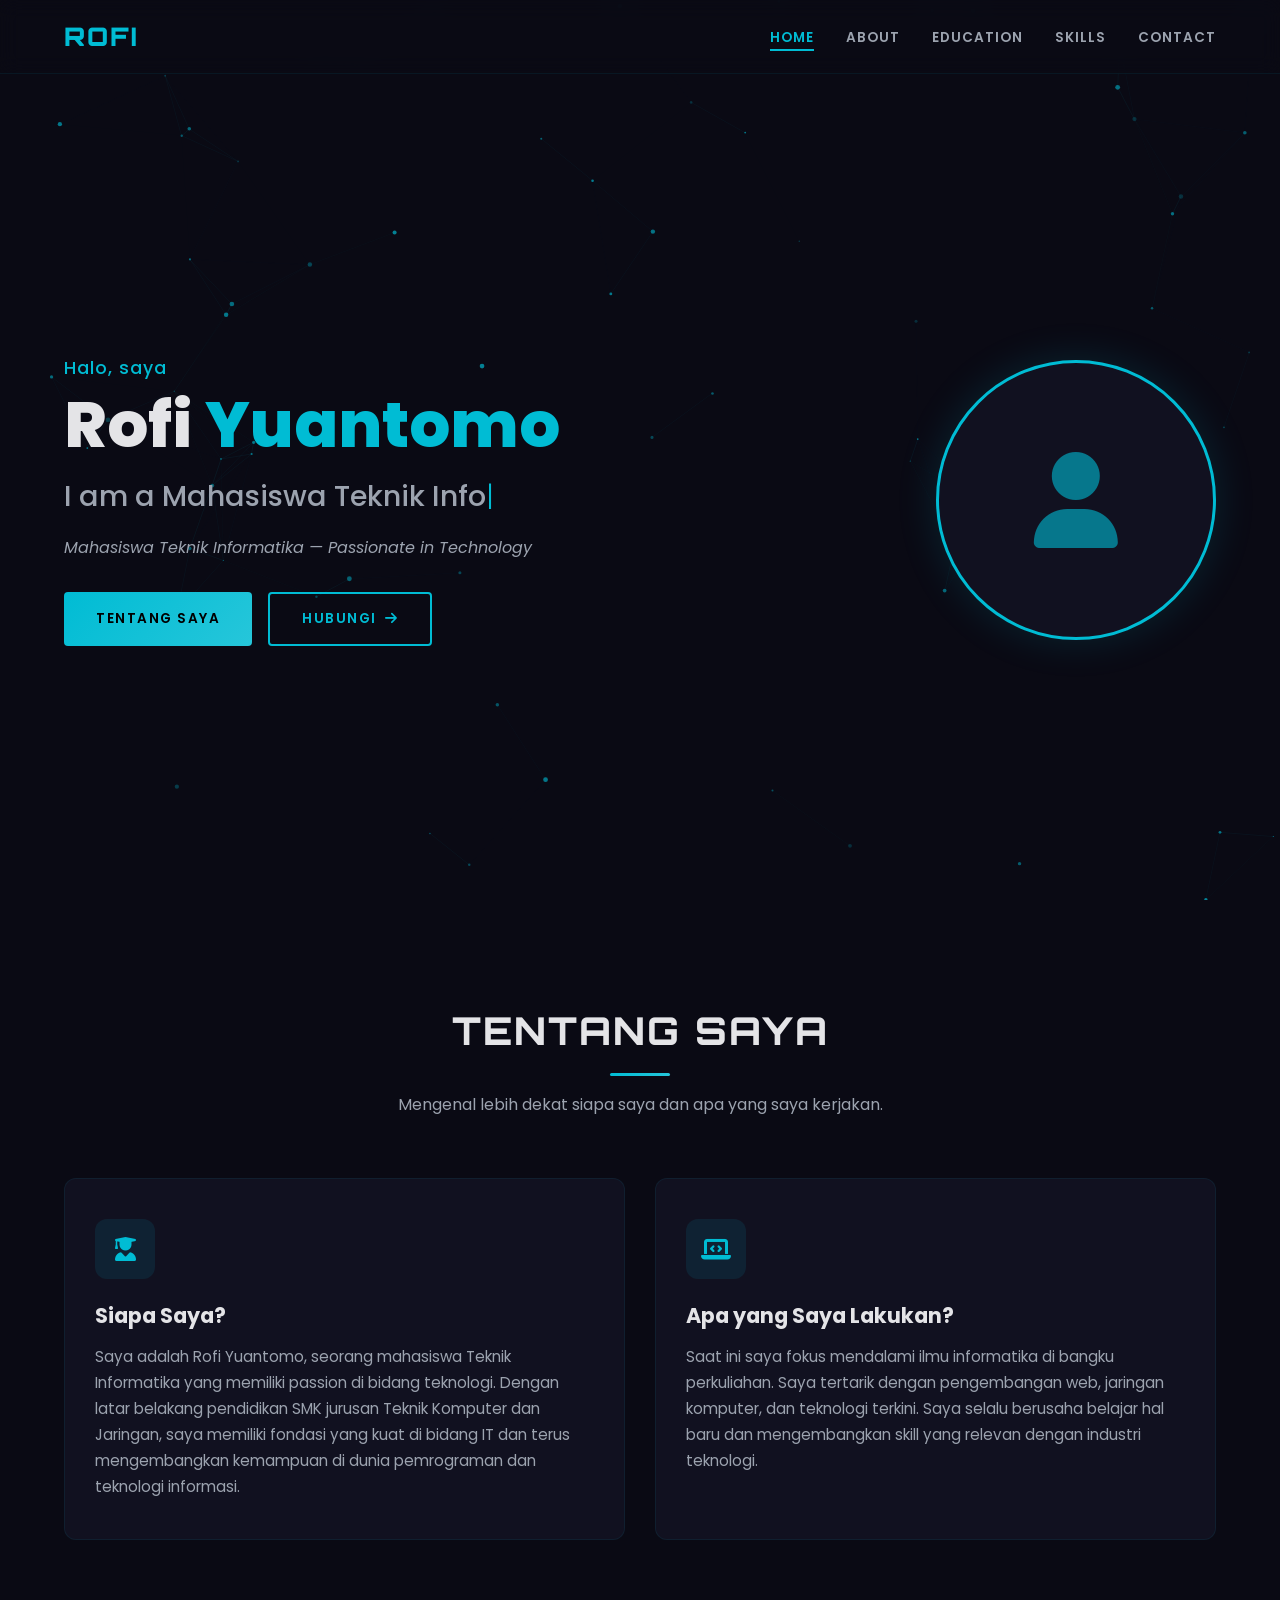
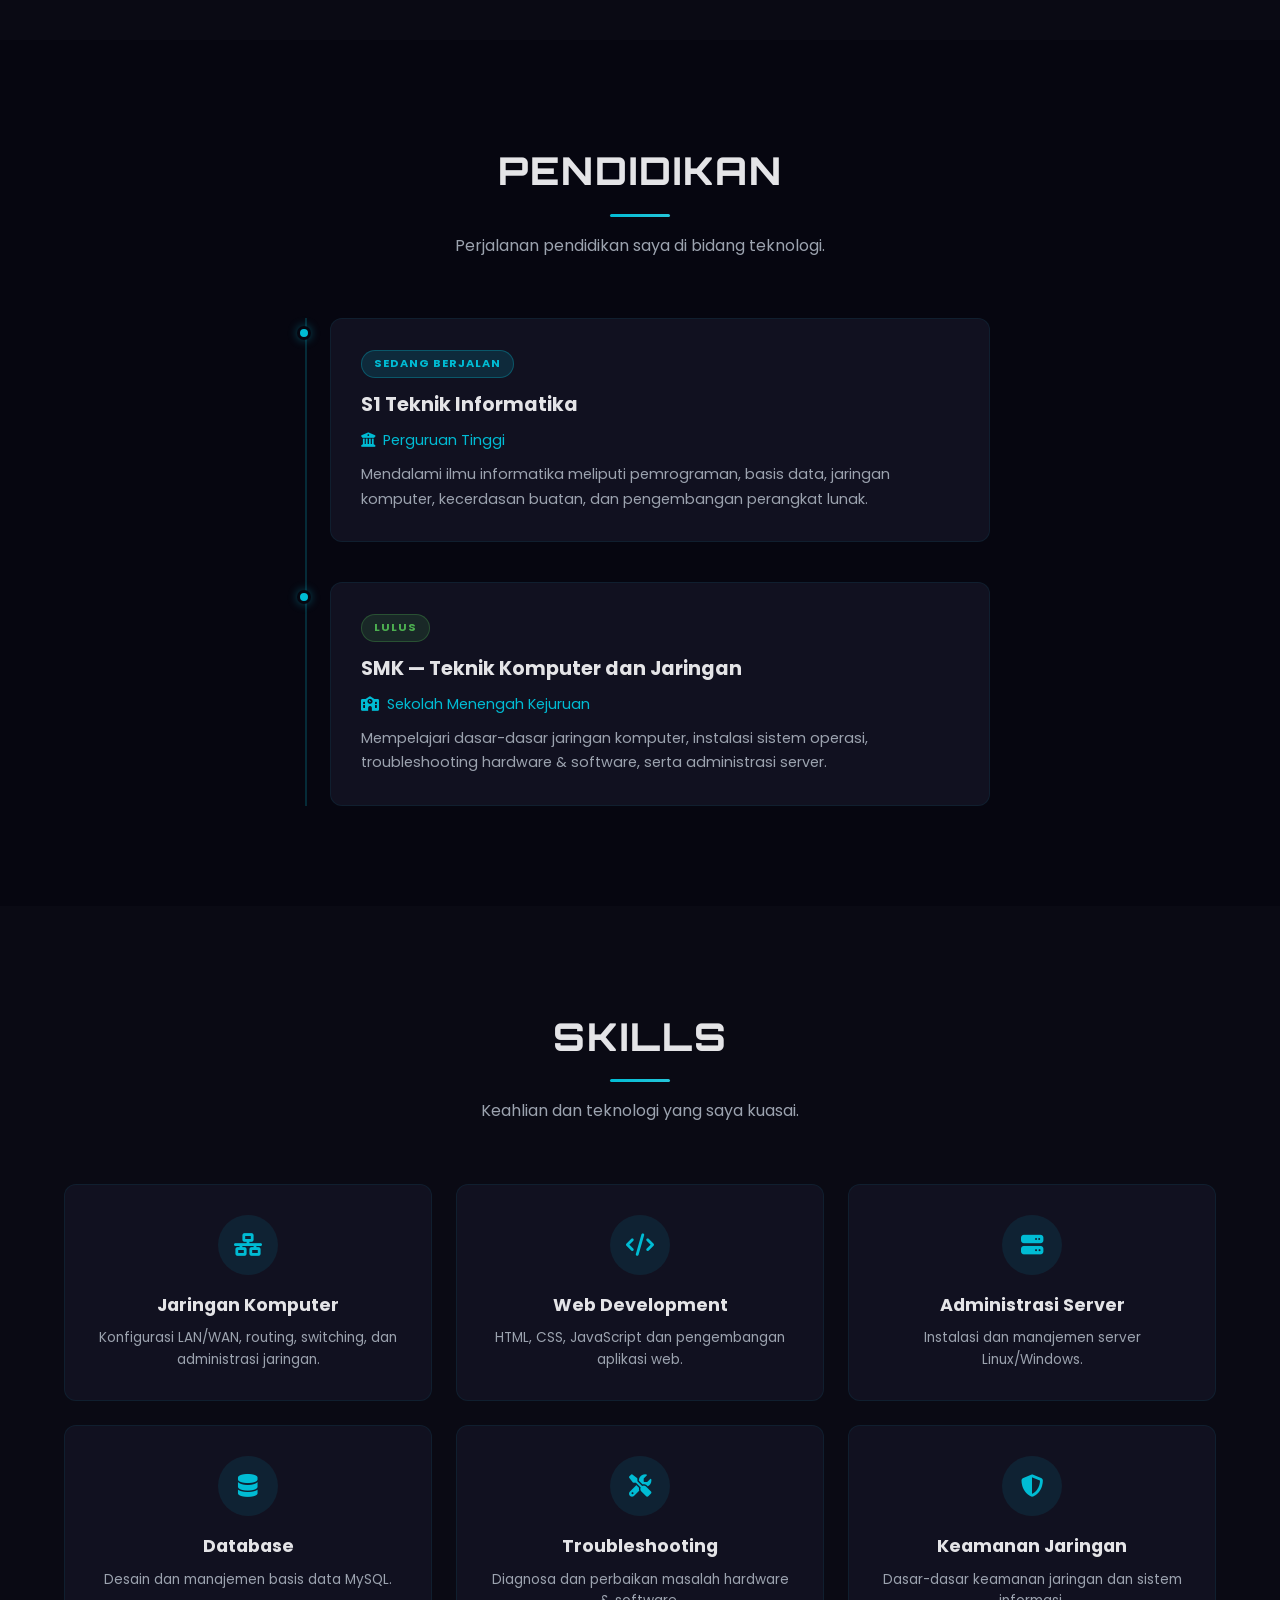
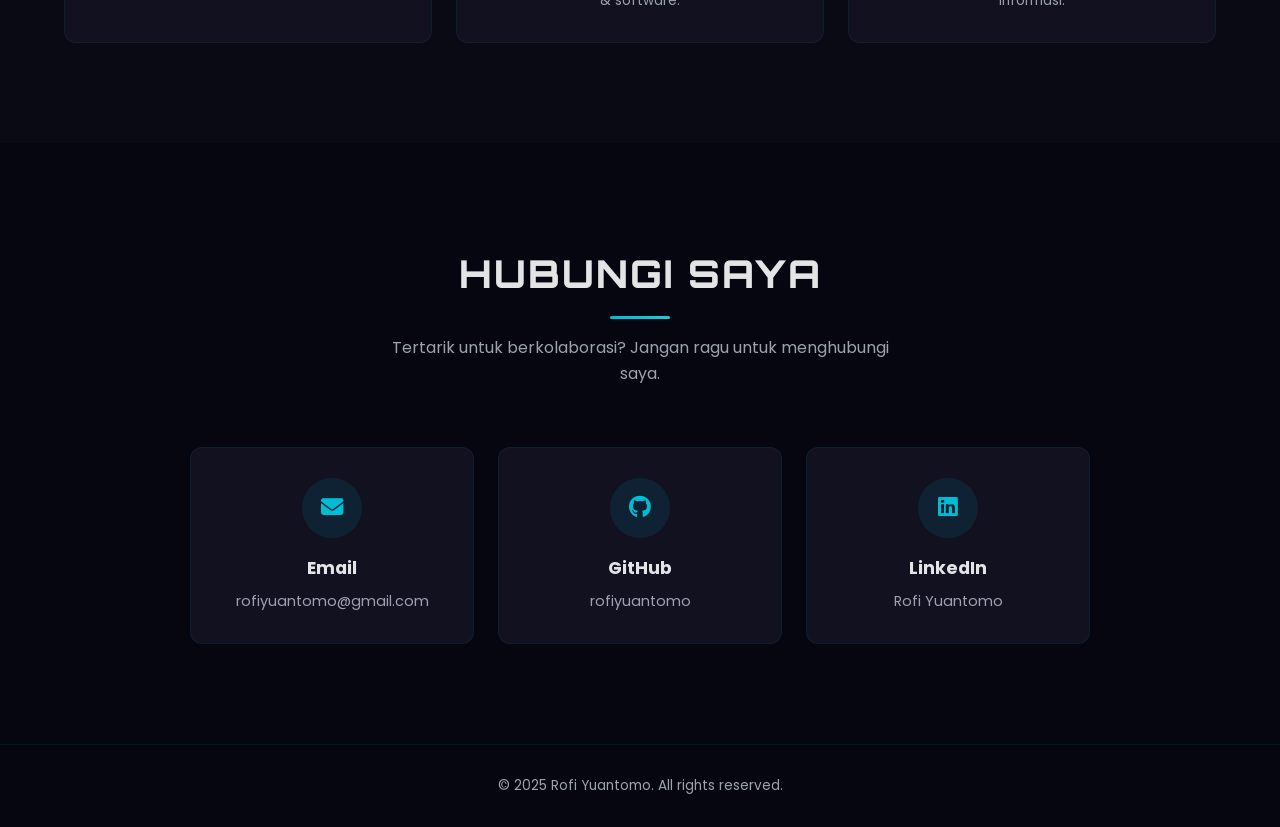
<file: profile.html>
<!DOCTYPE html>
<html lang="id">
<head>
    <meta charset="UTF-8">
    <meta name="viewport" content="width=device-width, initial-scale=1.0">
    <title>Rofi Yuantomo — Personal Profile</title>
    <meta name="description" content="Profil pribadi Rofi Yuantomo — Mahasiswa Teknik Informatika, lulusan SMK Teknik Komputer dan Jaringan.">
    <link rel="preconnect" href="https://fonts.googleapis.com">
    <link rel="preconnect" href="https://fonts.gstatic.com" crossorigin>
    <link href="https://fonts.googleapis.com/css2?family=Poppins:wght@300;400;500;600;700;800;900&family=Orbitron:wght@400;500;600;700;800;900&display=swap" rel="stylesheet">
    <link rel="stylesheet" href="https://cdnjs.cloudflare.com/ajax/libs/font-awesome/6.5.1/css/all.min.css">
    <link rel="stylesheet" href="profile.css">
</head>
<body>

    <!-- Navigation -->
    <nav class="navbar" id="navbar">
        <div class="nav-container">
            <a href="profile.html" class="nav-logo">
                <span class="logo-text">ROFI</span>
            </a>
            <ul class="nav-links" id="navLinks">
                <li><a href="#hero" class="active">HOME</a></li>
                <li><a href="#about">ABOUT</a></li>
                <li><a href="#education">EDUCATION</a></li>
                <li><a href="#skills">SKILLS</a></li>
                <li><a href="#contact">CONTACT</a></li>
            </ul>
            <button class="nav-toggle" id="navToggle" aria-label="Toggle menu">
                <i class="fas fa-bars"></i>
            </button>
        </div>
    </nav>

    <!-- Particle Background -->
    <canvas id="particles"></canvas>

    <!-- Hero Section -->
    <section class="hero" id="hero">
        <div class="hero-inner">
            <div class="hero-text">
                <p class="hero-greeting">Halo, saya</p>
                <h1>Rofi <span class="text-primary">Yuantomo</span></h1>
                <h2>I am a <span class="typewriter" id="typewriter"></span><span class="cursor">|</span></h2>
                <p class="hero-tagline">Mahasiswa Teknik Informatika &mdash; Passionate in Technology</p>
                <div class="hero-buttons">
                    <a href="#about" class="btn btn-primary">TENTANG SAYA</a>
                    <a href="#contact" class="btn btn-outline">HUBUNGI <i class="fas fa-arrow-right"></i></a>
                </div>
            </div>
            <div class="hero-avatar">
                <div class="avatar-placeholder">
                    <i class="fas fa-user"></i>
                </div>
            </div>
        </div>
    </section>

    <!-- About Section -->
    <section class="section-dark" id="about">
        <div class="container">
            <div class="section-header">
                <h2>TENTANG SAYA</h2>
                <div class="section-line"></div>
                <p class="section-subtitle">Mengenal lebih dekat siapa saya dan apa yang saya kerjakan.</p>
            </div>
            <div class="about-content">
                <div class="about-card">
                    <div class="about-icon">
                        <i class="fas fa-user-graduate"></i>
                    </div>
                    <h3>Siapa Saya?</h3>
                    <p>Saya adalah Rofi Yuantomo, seorang mahasiswa Teknik Informatika yang memiliki passion di bidang teknologi. Dengan latar belakang pendidikan SMK jurusan Teknik Komputer dan Jaringan, saya memiliki fondasi yang kuat di bidang IT dan terus mengembangkan kemampuan di dunia pemrograman dan teknologi informasi.</p>
                </div>
                <div class="about-card">
                    <div class="about-icon">
                        <i class="fas fa-laptop-code"></i>
                    </div>
                    <h3>Apa yang Saya Lakukan?</h3>
                    <p>Saat ini saya fokus mendalami ilmu informatika di bangku perkuliahan. Saya tertarik dengan pengembangan web, jaringan komputer, dan teknologi terkini. Saya selalu berusaha belajar hal baru dan mengembangkan skill yang relevan dengan industri teknologi.</p>
                </div>
            </div>
        </div>
    </section>

    <!-- Education Section -->
    <section class="section-light" id="education">
        <div class="container">
            <div class="section-header">
                <h2>PENDIDIKAN</h2>
                <div class="section-line"></div>
                <p class="section-subtitle">Perjalanan pendidikan saya di bidang teknologi.</p>
            </div>
            <div class="timeline">
                <div class="timeline-item">
                    <div class="timeline-dot"></div>
                    <div class="timeline-content">
                        <span class="timeline-badge current">Sedang Berjalan</span>
                        <h3>S1 Teknik Informatika</h3>
                        <p class="timeline-institution"><i class="fas fa-university"></i> Perguruan Tinggi</p>
                        <p class="timeline-desc">Mendalami ilmu informatika meliputi pemrograman, basis data, jaringan komputer, kecerdasan buatan, dan pengembangan perangkat lunak.</p>
                    </div>
                </div>
                <div class="timeline-item">
                    <div class="timeline-dot"></div>
                    <div class="timeline-content">
                        <span class="timeline-badge completed">Lulus</span>
                        <h3>SMK — Teknik Komputer dan Jaringan</h3>
                        <p class="timeline-institution"><i class="fas fa-school"></i> Sekolah Menengah Kejuruan</p>
                        <p class="timeline-desc">Mempelajari dasar-dasar jaringan komputer, instalasi sistem operasi, troubleshooting hardware & software, serta administrasi server.</p>
                    </div>
                </div>
            </div>
        </div>
    </section>

    <!-- Skills Section -->
    <section class="section-dark" id="skills">
        <div class="container">
            <div class="section-header">
                <h2>SKILLS</h2>
                <div class="section-line"></div>
                <p class="section-subtitle">Keahlian dan teknologi yang saya kuasai.</p>
            </div>
            <div class="skills-grid">
                <div class="skill-card">
                    <div class="skill-icon"><i class="fas fa-network-wired"></i></div>
                    <h3>Jaringan Komputer</h3>
                    <p>Konfigurasi LAN/WAN, routing, switching, dan administrasi jaringan.</p>
                </div>
                <div class="skill-card">
                    <div class="skill-icon"><i class="fas fa-code"></i></div>
                    <h3>Web Development</h3>
                    <p>HTML, CSS, JavaScript dan pengembangan aplikasi web.</p>
                </div>
                <div class="skill-card">
                    <div class="skill-icon"><i class="fas fa-server"></i></div>
                    <h3>Administrasi Server</h3>
                    <p>Instalasi dan manajemen server Linux/Windows.</p>
                </div>
                <div class="skill-card">
                    <div class="skill-icon"><i class="fas fa-database"></i></div>
                    <h3>Database</h3>
                    <p>Desain dan manajemen basis data MySQL.</p>
                </div>
                <div class="skill-card">
                    <div class="skill-icon"><i class="fas fa-tools"></i></div>
                    <h3>Troubleshooting</h3>
                    <p>Diagnosa dan perbaikan masalah hardware & software.</p>
                </div>
                <div class="skill-card">
                    <div class="skill-icon"><i class="fas fa-shield-alt"></i></div>
                    <h3>Keamanan Jaringan</h3>
                    <p>Dasar-dasar keamanan jaringan dan sistem informasi.</p>
                </div>
            </div>
        </div>
    </section>

    <!-- Contact Section -->
    <section class="section-light" id="contact">
        <div class="container">
            <div class="section-header">
                <h2>HUBUNGI SAYA</h2>
                <div class="section-line"></div>
                <p class="section-subtitle">Tertarik untuk berkolaborasi? Jangan ragu untuk menghubungi saya.</p>
            </div>
            <div class="contact-grid">
                <a href="mailto:rofiyuantomo@gmail.com" class="contact-card">
                    <div class="contact-icon"><i class="fas fa-envelope"></i></div>
                    <h3>Email</h3>
                    <p>rofiyuantomo@gmail.com</p>
                </a>
                <a href="https://github.com/rofiyuantomo" target="_blank" class="contact-card">
                    <div class="contact-icon"><i class="fab fa-github"></i></div>
                    <h3>GitHub</h3>
                    <p>rofiyuantomo</p>
                </a>
                <a href="#" class="contact-card">
                    <div class="contact-icon"><i class="fab fa-linkedin"></i></div>
                    <h3>LinkedIn</h3>
                    <p>Rofi Yuantomo</p>
                </a>
            </div>
        </div>
    </section>

    <!-- Footer -->
    <footer class="footer">
        <div class="container">
            <p>&copy; 2025 Rofi Yuantomo. All rights reserved.</p>
        </div>
    </footer>

    <script src="profile.js"></script>
</body>
</html>
</file>
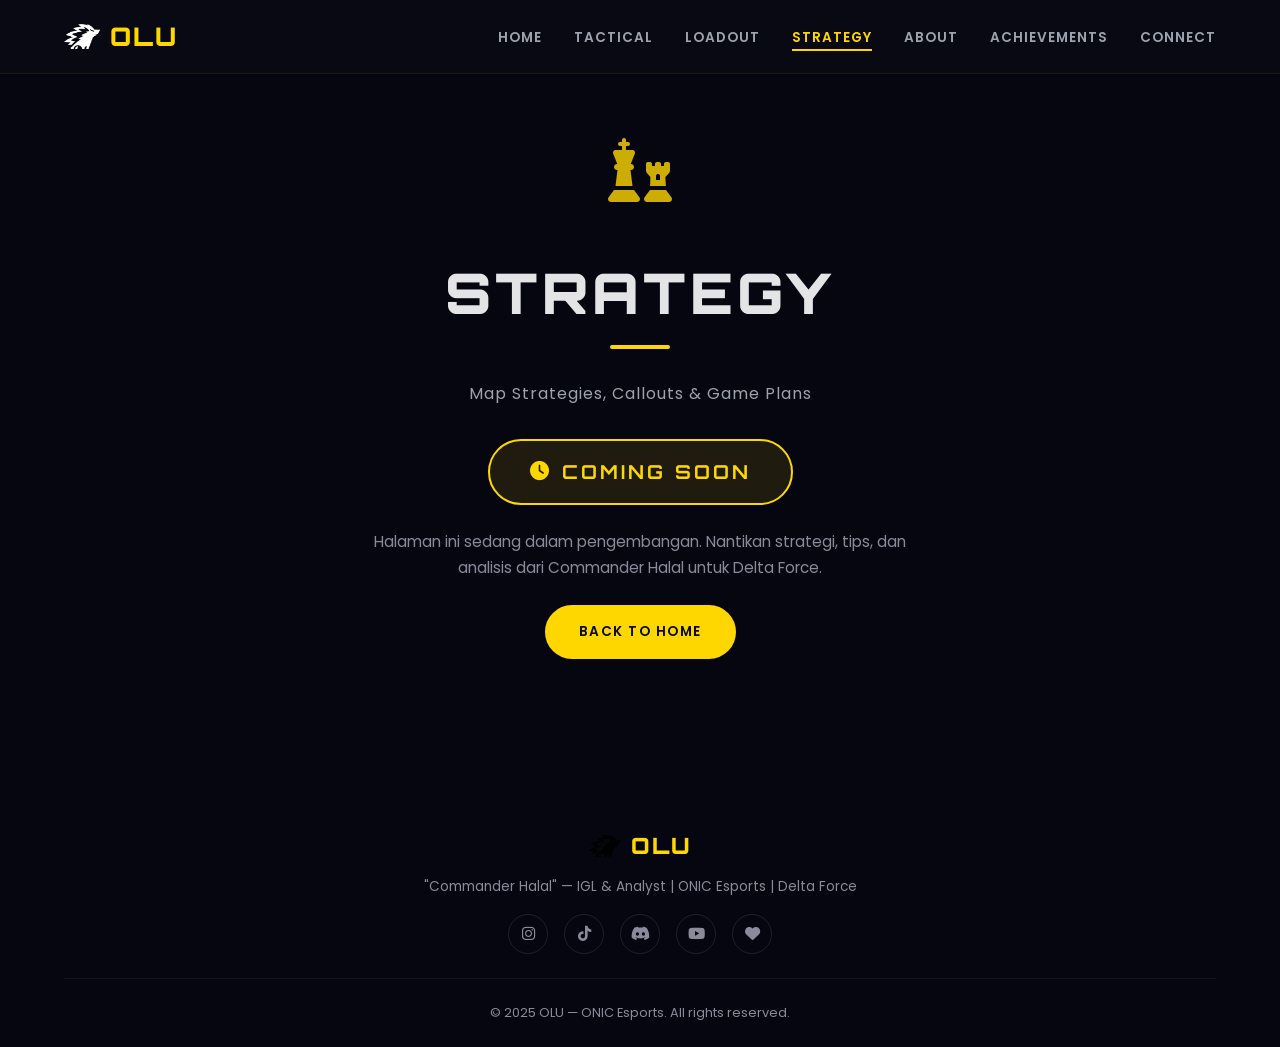
<file: strategic.html>
<!DOCTYPE html>
<html lang="id">
<head>
    <meta charset="UTF-8">
    <meta name="viewport" content="width=device-width, initial-scale=1.0">
    <title>Strategy — OLU | ONIC Esports</title>
    <meta name="description" content="Strategic guide oleh OLU — IGL & Analyst ONIC Esports Delta Force.">
    <link rel="preconnect" href="https://fonts.googleapis.com">
    <link rel="preconnect" href="https://fonts.gstatic.com" crossorigin>
    <link href="https://fonts.googleapis.com/css2?family=Poppins:wght@300;400;500;600;700;800;900&family=Orbitron:wght@400;500;600;700;800;900&display=swap" rel="stylesheet">
    <link rel="stylesheet" href="https://cdnjs.cloudflare.com/ajax/libs/font-awesome/6.5.1/css/all.min.css">
    <link rel="stylesheet" href="style.css">
</head>
<body>

    <!-- Navigation -->
    <nav class="navbar scrolled" id="navbar">
        <div class="nav-container">
            <a href="index.html" class="nav-logo">
                <img src="assets/onic-logo.png" alt="ONIC" class="nav-logo-img">
                <span class="logo-text">OLU</span>
            </a>
            <ul class="nav-links" id="navLinks">
                <li><a href="index.html">HOME</a></li>
                <li><a href="index.html#tactical">TACTICAL</a></li>
                <li><a href="loadout.html">LOADOUT</a></li>
                <li><a href="strategic.html" class="active">STRATEGY</a></li>
                <li><a href="index.html#about">ABOUT</a></li>
                <li><a href="index.html#achievements">ACHIEVEMENTS</a></li>
                <li><a href="index.html#socials">CONNECT</a></li>
            </ul>
            <button class="nav-toggle" id="navToggle" aria-label="Toggle menu">
                <i class="fas fa-bars"></i>
            </button>
        </div>
    </nav>

    <!-- Particle Background -->
    <canvas id="particles"></canvas>

    <!-- Coming Soon Section -->
    <section class="section-dark page-section coming-soon-section" id="strategic">
        <div class="container coming-soon-container">
            <div class="coming-soon-icon">
                <i class="fas fa-chess"></i>
            </div>
            <h1 class="coming-soon-title">STRATEGY</h1>
            <div class="section-line" style="margin: 0 auto 32px;"></div>
            <p class="coming-soon-subtitle">Map Strategies, Callouts & Game Plans</p>
            <div class="coming-soon-badge">
                <i class="fas fa-clock"></i>
                COMING SOON
            </div>
            <p class="coming-soon-desc">Halaman ini sedang dalam pengembangan. Nantikan strategi, tips, dan analisis dari Commander Halal untuk Delta Force.</p>
            <a href="index.html" class="btn btn-primary" style="margin-top: 24px;">BACK TO HOME</a>
        </div>
    </section>

    <!-- Footer -->
    <footer class="footer">
        <div class="container">
            <div class="footer-content">
                <div class="footer-logo">
                    <img src="assets/onic-logo.png" alt="ONIC" class="footer-logo-img">
                    <span>OLU</span>
                </div>
                <p>"Commander Halal" &mdash; IGL & Analyst | ONIC Esports | Delta Force</p>
                <div class="footer-socials">
                    <a href="https://www.instagram.com/itzzzolu?utm_source=ig_web_button_share_sheet&igsh=ZDNlZDc0MzIxNw==" target="_blank" aria-label="Instagram"><i class="fab fa-instagram"></i></a>
                    <a href="https://www.tiktok.com/@itzzzolu?is_from_webapp=1&sender_device=pc" target="_blank" aria-label="TikTok"><i class="fab fa-tiktok"></i></a>
                    <a href="https://discord.com/invite/KTsxcJ9U8P" target="_blank" aria-label="Discord"><i class="fab fa-discord"></i></a>
                    <a href="https://www.youtube.com/@itzzzOLu" target="_blank" aria-label="YouTube"><i class="fab fa-youtube"></i></a>
                    <a href="https://saweria.co/ItzzzOLU" target="_blank" aria-label="Saweria"><i class="fas fa-heart"></i></a>
                </div>
            </div>
            <div class="footer-bottom">
                <p>&copy; 2025 OLU — ONIC Esports. All rights reserved.</p>
            </div>
        </div>
    </footer>

    <script src="script.js"></script>
</body>
</html>
</file>
<file: style.css>
/* ============================================
   OLU — Pro Player Profile Website
   Theme: ONIC Esports (Rubrash-style layout)
   ============================================ */

:root {
    --primary: #FFD700;
    --primary-dark: #DAA520;
    --secondary: #FFA500;
    --dark: #0a0a14;
    --darker: #060610;
    --dark-card: #111120;
    --dark-card-hover: #16162a;
    --light: #0e0e1a;
    --white: #e4e4e7;
    --text-dark: #e4e4e7;
    --text-light: #e4e4e7;
    --text-muted: #9ca3af;
    --text-muted-light: #8a8a9a;
    --border-subtle: rgba(255, 215, 0, 0.08);
}

* {
    margin: 0;
    padding: 0;
    box-sizing: border-box;
}

html {
    scroll-behavior: smooth;
    scroll-padding-top: 70px;
}

body {
    font-family: 'Poppins', sans-serif;
    color: var(--text-dark);
    overflow-x: hidden;
    line-height: 1.6;
    background: var(--dark);
}

/* Particle Canvas */
#particles {
    position: fixed;
    top: 0;
    left: 0;
    width: 100%;
    height: 100%;
    z-index: 0;
    pointer-events: none;
}

a {
    text-decoration: none;
    color: inherit;
}

.container {
    max-width: 1200px;
    margin: 0 auto;
    padding: 0 24px;
}

.text-primary {
    color: var(--primary);
}

/* ============================================
   Navbar
   ============================================ */
.navbar {
    position: fixed;
    top: 0;
    left: 0;
    width: 100%;
    z-index: 1000;
    padding: 16px 0;
    background: rgba(10, 10, 20, 0.9);
    backdrop-filter: blur(10px);
    border-bottom: 1px solid var(--border-subtle);
    transition: all 0.3s ease;
}

.navbar.scrolled {
    padding: 10px 0;
    box-shadow: 0 2px 20px rgba(0,0,0,0.4);
}

.nav-container {
    max-width: 1200px;
    margin: 0 auto;
    padding: 0 24px;
    display: flex;
    align-items: center;
    justify-content: space-between;
}

.nav-logo {
    display: flex;
    align-items: center;
    gap: 10px;
}

.nav-logo-img {
    width: 36px;
    height: 36px;
    object-fit: contain;
    filter: brightness(5) invert(1) hue-rotate(180deg);
}

.logo-text {
    font-family: 'Orbitron', sans-serif;
    font-size: 1.6rem;
    font-weight: 900;
    color: var(--primary);
    letter-spacing: 2px;
}

.nav-links {
    display: flex;
    list-style: none;
    gap: 32px;
}

.nav-links a {
    font-size: 0.85rem;
    font-weight: 600;
    color: var(--text-muted);
    letter-spacing: 1px;
    transition: color 0.3s ease;
    position: relative;
    padding-bottom: 4px;
}

.nav-links a::after {
    content: '';
    position: absolute;
    bottom: 0;
    left: 0;
    width: 0;
    height: 2px;
    background: var(--primary);
    transition: width 0.3s ease;
}

.nav-links a:hover,
.nav-links a.active {
    color: var(--primary);
}

.nav-links a:hover::after,
.nav-links a.active::after {
    width: 100%;
}

.nav-toggle {
    display: none;
    background: none;
    border: none;
    font-size: 1.4rem;
    color: var(--text-light);
    cursor: pointer;
}

/* Page section top padding for non-hero pages */
.page-section {
    padding-top: 100px !important;
    min-height: calc(100vh - 200px);
}

/* ============================================
   Hero Section (Rubrash-style)
   ============================================ */
.hero {
    position: relative;
    min-height: 100vh;
    background: transparent;
    overflow: hidden;
    display: flex;
    align-items: stretch;
    z-index: 1;
}

.hero-inner {
    max-width: 1200px;
    margin: 0 auto;
    padding: 100px 24px 0;
    display: flex;
    align-items: center;
    justify-content: space-between;
    gap: 40px;
    position: relative;
    z-index: 1;
    width: 100%;
}

.hero-text {
    flex: 1;
    max-width: 580px;
}

.hero-logos {
    display: flex;
    align-items: center;
    gap: 12px;
    margin-bottom: 24px;
}

.hero-logo-small {
    height: 44px;
    width: auto;
    object-fit: contain;
}

.hero-logo-small.onic {
    filter: brightness(3) drop-shadow(0 0 10px rgba(255, 215, 0, 0.5));
}

.hero-logo-small.df {
    filter: saturate(1.25) brightness(1.05) drop-shadow(0 0 10px rgba(19, 236, 151, 0.35));
}

.hero-logo-x {
    font-size: 1.2rem;
    font-weight: 300;
    color: var(--text-muted);
}

.hero-text h1 {
    font-size: clamp(2.5rem, 5vw, 4rem);
    font-weight: 800;
    color: var(--text-light);
    line-height: 1.1;
    margin-bottom: 8px;
}

.hero-text h2 {
    font-size: clamp(1.2rem, 2.5vw, 1.8rem);
    font-weight: 500;
    color: var(--text-muted);
    margin-bottom: 16px;
    min-height: 2.4rem;
}

.cursor {
    animation: blink 0.7s infinite;
    color: var(--primary);
    font-weight: 300;
}

@keyframes blink {
    0%, 100% { opacity: 1; }
    50% { opacity: 0; }
}

.hero-tagline {
    font-size: 1rem;
    color: var(--text-muted);
    margin-bottom: 32px;
    font-style: italic;
}

.hero-buttons {
    display: flex;
    gap: 16px;
    flex-wrap: wrap;
}

.btn {
    font-family: 'Poppins', sans-serif;
    font-size: 0.85rem;
    font-weight: 600;
    letter-spacing: 1.5px;
    padding: 14px 32px;
    border-radius: 50px;
    cursor: pointer;
    transition: all 0.3s ease;
    border: 2px solid transparent;
    display: inline-flex;
    align-items: center;
    gap: 8px;
}

.btn-primary {
    background: var(--primary);
    color: var(--dark);
    border-color: var(--primary);
}

.btn-primary:hover {
    background: transparent;
    border-color: var(--primary);
    color: var(--primary);
    transform: translateY(-2px);
    box-shadow: 0 8px 25px rgba(255, 215, 0, 0.2);
}

.btn-outline {
    background: transparent;
    color: var(--text-light);
    border-color: rgba(255,255,255,0.2);
}

.btn-outline:hover {
    background: var(--primary);
    color: var(--dark);
    border-color: var(--primary);
    transform: translateY(-2px);
}

.hero-image {
    flex: 1;
    max-width: 500px;
    position: relative;
}

.hero-image img {
    width: 100%;
    height: auto;
    border-radius: 20px;
    box-shadow: 0 20px 60px rgba(0,0,0,0.5);
    object-fit: cover;
    border: 1px solid var(--border-subtle);
}

.hero-image.no-frame {
    display: flex;
    align-items: flex-end;
    justify-content: center;
    max-width: 520px;
    overflow: visible;
    align-self: flex-end;
}

.hero-image.no-frame img {
    border-radius: 0;
    box-shadow: none;
    border: none;
    filter: drop-shadow(0 10px 30px rgba(0,0,0,0.5));
    width: 130%;
    max-width: none;
    object-fit: contain;
    display: block;
}

/* ============================================
   Section Headers
   ============================================ */
.section-header {
    text-align: center;
    margin-bottom: 60px;
}

.section-header h2 {
    font-family: 'Orbitron', sans-serif;
    font-size: clamp(1.8rem, 3vw, 2.5rem);
    font-weight: 800;
    letter-spacing: 3px;
    margin-bottom: 12px;
}

.section-header.light h2 {
    color: var(--text-light);
}

.section-line {
    width: 60px;
    height: 4px;
    background: var(--primary);
    margin: 0 auto;
    border-radius: 2px;
}

/* ============================================
   Tactical Hub Section
   ============================================ */
.tactical-section {
    padding-top: 90px;
    padding-bottom: 60px;
}

.tactical-grid {
    display: grid;
    grid-template-columns: repeat(2, minmax(0, 1fr));
    gap: 28px;
    max-width: 900px;
    margin: 0 auto;
}

.tactical-card {
    min-height: 280px;
    display: flex;
    flex-direction: column;
    align-items: flex-start;
    justify-content: space-between;
    padding: 32px;
    border-radius: 12px;
    background:
        linear-gradient(135deg, rgba(255, 215, 0, 0.10), rgba(19, 236, 151, 0.04)),
        var(--dark-card);
    border: 1px solid rgba(255, 215, 0, 0.12);
    color: var(--text-light);
    position: relative;
    overflow: hidden;
    transition: transform 0.3s ease, border-color 0.3s ease, box-shadow 0.3s ease;
    text-decoration: none;
}

.tactical-card::before {
    content: '';
    position: absolute;
    inset: 0;
    background:
        linear-gradient(90deg, rgba(255, 215, 0, 0.16), transparent 34%),
        linear-gradient(180deg, transparent 0%, rgba(0, 0, 0, 0.28) 100%);
    opacity: 0;
    transition: opacity 0.3s ease;
}

.tactical-card > * {
    position: relative;
    z-index: 1;
}

.tactical-card:hover {
    transform: translateY(-8px);
    border-color: rgba(255, 215, 0, 0.35);
    box-shadow: 0 18px 45px rgba(0, 0, 0, 0.28);
}

.tactical-card:hover::before {
    opacity: 1;
}

.tactical-kicker {
    font-family: 'Orbitron', sans-serif;
    font-size: 0.72rem;
    font-weight: 800;
    letter-spacing: 2px;
    color: var(--primary);
}

.tactical-icon {
    width: 64px;
    height: 64px;
    display: flex;
    align-items: center;
    justify-content: center;
    margin: 32px 0 22px;
    border-radius: 8px;
    background: rgba(255, 215, 0, 0.1);
    border: 1px solid rgba(255, 215, 0, 0.24);
    color: var(--primary);
    font-size: 1.55rem;
}

.tactical-card h3 {
    font-family: 'Orbitron', sans-serif;
    font-size: clamp(1.35rem, 2vw, 1.8rem);
    font-weight: 900;
    letter-spacing: 2px;
    margin-bottom: 12px;
}

.tactical-card p {
    color: var(--text-muted);
    font-size: 0.95rem;
    line-height: 1.75;
    max-width: 460px;
    margin-bottom: 26px;
}

.tactical-link {
    display: inline-flex;
    align-items: center;
    gap: 10px;
    color: var(--text-light);
    font-size: 0.82rem;
    font-weight: 800;
    letter-spacing: 1.5px;
}

.tactical-link i {
    color: var(--primary);
    transition: transform 0.3s ease;
}

.tactical-card:hover .tactical-link i {
    transform: translateX(4px);
}

/* ============================================
   About Section (Rubrash-style)
   ============================================ */
.section-dark {
    background: var(--darker);
    padding: 100px 0;
    color: var(--text-light);
    position: relative;
    z-index: 1;
}

.about-container {
    display: flex;
    align-items: center;
    gap: 60px;
}

.about-left {
    flex: 0 0 420px;
}

.about-photo-card {
    position: relative;
    border-radius: 16px;
    overflow: hidden;
    box-shadow: 0 20px 50px rgba(0,0,0,0.3);
}

.about-photo {
    width: 100%;
    height: 380px;
    object-fit: contain;
    display: block;
    background: linear-gradient(180deg, rgba(255, 215, 0, 0.05) 0%, transparent 60%);
    transition: transform 0.5s ease;
}

.about-photo-card:hover .about-photo {
    transform: scale(1.03);
}

.skills-overlay {
    background: rgba(15, 15, 26, 0.95);
    padding: 24px;
}

.skills-overlay h3 {
    font-family: 'Orbitron', sans-serif;
    font-size: 0.9rem;
    font-weight: 700;
    letter-spacing: 3px;
    color: var(--primary);
    margin-bottom: 20px;
}

.skill-item {
    margin-bottom: 14px;
}

.skill-item:last-child {
    margin-bottom: 0;
}

.skill-info {
    display: flex;
    justify-content: space-between;
    margin-bottom: 6px;
}

.skill-info span {
    font-size: 0.75rem;
    font-weight: 600;
    letter-spacing: 1px;
    color: var(--text-muted-light);
}

.skill-bar {
    width: 100%;
    height: 6px;
    background: rgba(255,255,255,0.1);
    border-radius: 3px;
    overflow: hidden;
}

.skill-fill {
    height: 100%;
    background: linear-gradient(90deg, var(--primary), var(--secondary));
    border-radius: 3px;
    width: 0;
    transition: width 1.5s ease;
}

.about-right {
    flex: 1;
}

.about-right h2 {
    font-family: 'Orbitron', sans-serif;
    font-size: 2.2rem;
    font-weight: 800;
    letter-spacing: 3px;
    color: var(--white);
    margin-bottom: 8px;
}

.about-right h3 {
    font-size: 1.1rem;
    font-weight: 500;
    color: var(--text-muted-light);
    margin-bottom: 24px;
}

.about-right p {
    font-size: 0.95rem;
    line-height: 1.8;
    color: var(--text-muted-light);
    margin-bottom: 16px;
}

.about-buttons {
    display: flex;
    gap: 16px;
    margin-top: 28px;
    flex-wrap: wrap;
}

.section-dark .btn-primary {
    background: var(--primary);
    color: var(--dark);
    border-color: var(--primary);
}

.section-dark .btn-primary:hover {
    background: transparent;
    color: var(--primary);
    border-color: var(--primary);
}

.section-dark .btn-outline {
    color: var(--text-light);
    border-color: var(--text-muted-light);
}

.section-dark .btn-outline:hover {
    background: var(--primary);
    color: var(--dark);
    border-color: var(--primary);
}

/* ============================================
   Achievements Section
   ============================================ */
.section-light {
    background: var(--dark);
    padding: 100px 0;
    color: var(--text-light);
    position: relative;
    z-index: 1;
}

.achievements-grid {
    display: grid;
    grid-template-columns: repeat(2, 1fr);
    gap: 30px;
    max-width: 700px;
    margin: 0 auto;
}

.achievement-card {
    background: var(--dark-card);
    border: 1px solid var(--border-subtle);
    border-radius: 16px;
    padding: 40px 30px;
    text-align: center;
    box-shadow: 0 5px 30px rgba(0,0,0,0.2);
    transition: all 0.3s ease;
    position: relative;
    overflow: hidden;
}

.achievement-card::before {
    content: '';
    position: absolute;
    top: 0;
    left: 0;
    width: 100%;
    height: 4px;
    background: linear-gradient(90deg, var(--primary), var(--secondary));
    transform: scaleX(0);
    transition: transform 0.3s ease;
}

.achievement-card:hover::before {
    transform: scaleX(1);
}

.achievement-card:hover {
    transform: translateY(-8px);
    box-shadow: 0 15px 40px rgba(255, 215, 0, 0.08);
    border-color: rgba(255, 215, 0, 0.2);
}

.achievement-icon {
    width: 60px;
    height: 60px;
    display: flex;
    align-items: center;
    justify-content: center;
    background: rgba(255, 215, 0, 0.1);
    border-radius: 50%;
    margin: 0 auto 16px;
    font-size: 1.4rem;
    color: var(--primary-dark);
}

.achievement-badge {
    display: inline-block;
    font-size: 0.7rem;
    font-weight: 700;
    letter-spacing: 2px;
    padding: 4px 16px;
    border-radius: 50px;
    background: rgba(255, 215, 0, 0.15);
    color: var(--primary-dark);
    margin-bottom: 12px;
}

.achievement-badge.s2 {
    background: rgba(255, 165, 0, 0.15);
    color: #e67e22;
}

.achievement-badge.team {
    background: rgba(255, 215, 0, 0.08);
    color: var(--primary);
}

.achievement-card h3 {
    font-family: 'Orbitron', sans-serif;
    font-size: 1rem;
    font-weight: 700;
    letter-spacing: 2px;
    margin-bottom: 10px;
    color: var(--text-light);
}

.achievement-rank {
    font-family: 'Orbitron', sans-serif;
    font-size: 3.5rem;
    font-weight: 900;
    color: var(--primary-dark);
    line-height: 1;
    margin-bottom: 12px;
}

.achievement-rank sup {
    font-size: 1rem;
}

.achievement-team-logo {
    width: 70px;
    height: 70px;
    margin: 0 auto 12px;
}

.achievement-team-logo img {
    width: 100%;
    height: 100%;
    object-fit: contain;
}

.achievement-card p {
    font-size: 0.9rem;
    color: var(--text-muted-light);
    line-height: 1.6;
}

/* ============================================
   Role Section
   ============================================ */
.role-grid {
    display: grid;
    grid-template-columns: 1fr 1fr;
    gap: 30px;
}

.role-card {
    background: rgba(255,255,255,0.04);
    border: 1px solid rgba(255,255,255,0.08);
    border-radius: 16px;
    padding: 40px 32px;
    text-align: center;
    transition: all 0.3s ease;
}

.role-card:hover {
    border-color: rgba(255, 215, 0, 0.3);
    background: rgba(255, 215, 0, 0.04);
    transform: translateY(-6px);
}

.role-icon {
    width: 70px;
    height: 70px;
    display: flex;
    align-items: center;
    justify-content: center;
    background: rgba(255, 215, 0, 0.1);
    border-radius: 50%;
    margin: 0 auto 20px;
    font-size: 1.6rem;
    color: var(--primary);
}

.role-card h3 {
    font-family: 'Orbitron', sans-serif;
    font-size: 1.4rem;
    font-weight: 800;
    letter-spacing: 3px;
    color: var(--white);
    margin-bottom: 4px;
}

.role-subtitle {
    display: block;
    font-size: 0.8rem;
    font-weight: 600;
    color: var(--primary);
    letter-spacing: 2px;
    text-transform: uppercase;
    margin-bottom: 16px;
}

.role-card p {
    font-size: 0.95rem;
    color: var(--text-muted-light);
    line-height: 1.7;
    margin-bottom: 20px;
}

.role-tags {
    display: flex;
    flex-wrap: wrap;
    gap: 8px;
    justify-content: center;
}

.role-tags span {
    font-size: 0.75rem;
    font-weight: 600;
    letter-spacing: 1px;
    text-transform: uppercase;
    padding: 6px 16px;
    border-radius: 50px;
    border: 1px solid rgba(255,255,255,0.1);
    color: var(--text-muted-light);
    transition: all 0.3s ease;
}

.role-card:hover .role-tags span {
    border-color: rgba(255, 215, 0, 0.2);
    color: var(--primary);
}

/* ============================================
   Social Section
   ============================================ */
.socials-grid {
    display: grid;
    grid-template-columns: repeat(5, 1fr);
    gap: 20px;
}

.social-card {
    background: var(--dark-card);
    border: 1px solid var(--border-subtle);
    border-radius: 16px;
    padding: 36px 16px;
    text-align: center;
    box-shadow: 0 5px 20px rgba(0,0,0,0.2);
    transition: all 0.3s ease;
}

.social-card:hover {
    transform: translateY(-8px);
    box-shadow: 0 15px 40px rgba(255, 215, 0, 0.08);
    border-color: rgba(255, 215, 0, 0.2);
}

.social-card i {
    font-size: 2rem;
    margin-bottom: 12px;
    display: block;
}

.social-card:nth-child(1) i { color: #e4405f; }
.social-card:nth-child(2) i { color: #e4e4e7; }
.social-card:nth-child(3) i { color: #5865F2; }
.social-card:nth-child(4) i { color: #FF0000; }
.social-card:nth-child(5) i { color: #f59e0b; }

.social-card h3 {
    font-size: 0.85rem;
    font-weight: 700;
    letter-spacing: 1px;
    color: var(--text-light);
    margin-bottom: 4px;
}

.social-card p {
    font-size: 0.8rem;
    color: var(--text-muted);
}

/* ============================================
   Loadout Section
   ============================================ */
.loadout-category {
    margin-bottom: 48px;
}

.loadout-category:last-child {
    margin-bottom: 0;
}

.category-title {
    font-family: 'Orbitron', sans-serif;
    font-size: 1.1rem;
    font-weight: 700;
    letter-spacing: 2px;
    color: var(--primary);
    margin-bottom: 20px;
    display: flex;
    align-items: center;
    gap: 10px;
    padding-bottom: 10px;
    border-bottom: 1px solid var(--border-subtle);
}

.category-title i {
    font-size: 0.9rem;
}

.loadout-grid {
    display: grid;
    grid-template-columns: repeat(3, 1fr);
    gap: 20px;
}

.section-subtitle {
    color: var(--text-muted-light);
    font-size: 0.9rem;
    margin-top: 12px;
}

.search-bar {
    position: relative;
    max-width: 480px;
    margin: 24px auto 32px;
}

.search-bar input {
    width: 100%;
    padding: 12px 44px 12px 44px;
    background: rgba(25, 25, 50, 0.9);
    border: 1px solid rgba(255, 215, 0, 0.2);
    border-radius: 10px;
    color: var(--text-light);
    font-family: 'Poppins', sans-serif;
    font-size: 0.9rem;
    outline: none;
    transition: border-color 0.3s ease, box-shadow 0.3s ease;
}

.search-bar input::placeholder {
    color: var(--text-muted-light);
    opacity: 0.6;
}

.search-bar input:focus {
    border-color: rgba(255, 215, 0, 0.5);
    box-shadow: 0 0 16px rgba(255, 215, 0, 0.08);
}

.search-icon {
    position: absolute;
    left: 16px;
    top: 50%;
    transform: translateY(-50%);
    color: var(--primary);
    font-size: 0.85rem;
    opacity: 0.6;
}

.search-clear {
    position: absolute;
    right: 8px;
    top: 50%;
    transform: translateY(-50%);
    background: none;
    border: none;
    color: var(--text-muted-light);
    cursor: pointer;
    padding: 6px 8px;
    font-size: 0.8rem;
    transition: color 0.2s ease;
}

.search-clear:hover {
    color: var(--primary);
}

.no-results {
    text-align: center;
    padding: 48px 20px;
    color: var(--text-muted-light);
    font-size: 0.95rem;
}

.no-results i {
    display: block;
    font-size: 2.5rem;
    opacity: 0.3;
    margin-bottom: 16px;
    color: var(--primary);
}

.weapon-card {
    background: rgba(25, 25, 50, 0.95);
    border: 1px solid rgba(255, 215, 0, 0.25);
    border-radius: 12px;
    overflow: hidden;
    transition: all 0.3s ease;
}

.weapon-card-clickable {
    cursor: pointer;
    display: flex;
    flex-direction: column;
    position: relative;
}

.weapon-card:hover {
    border-color: rgba(255, 215, 0, 0.4);
    transform: translateY(-4px);
    box-shadow: 0 10px 30px rgba(255, 215, 0, 0.1);
    background: rgba(25, 25, 50, 0.95);
}

.weapon-card-arrow {
    position: absolute;
    top: 50%;
    right: 12px;
    transform: translateY(-50%);
    color: var(--text-muted-light);
    opacity: 0;
    transition: all 0.3s ease;
}

.weapon-card:hover .weapon-card-arrow {
    opacity: 1;
    color: var(--primary);
}

.weapon-img-area {
    width: 100%;
    height: 180px;
    overflow: hidden;
    border-bottom: 1px solid rgba(255, 215, 0, 0.12);
    background: rgba(255, 255, 255, 0.04);
    display: flex;
    align-items: center;
    justify-content: center;
    padding: 12px;
}

.weapon-card-img {
    width: 100%;
    height: 100%;
    object-fit: contain;
    display: block;
    border-radius: 10px;
    background: rgba(0, 0, 0, 0.18);
    box-shadow: inset 0 0 30px rgba(0, 0, 0, 0.2);
    transition: transform 0.25s ease;
}

.weapon-card:hover .weapon-card-img {
    transform: scale(1.02);
}

.weapon-img-placeholder {
    width: 100%;
    height: 100%;
    background: rgba(255, 215, 0, 0.04);
    display: flex;
    flex-direction: column;
    align-items: center;
    justify-content: center;
    gap: 8px;
    color: var(--text-muted-light);
    font-size: 0.8rem;
}

.weapon-img-placeholder i {
    font-size: 2.5rem;
    opacity: 0.5;
    color: var(--primary);
}

.weapon-img-placeholder span {
    opacity: 0.6;
    font-size: 0.75rem;
    letter-spacing: 1px;
}

.weapon-info {
    padding: 14px 16px;
}

.weapon-info h4 {
    font-family: 'Orbitron', sans-serif;
    font-size: 0.8rem;
    font-weight: 700;
    letter-spacing: 1px;
    color: var(--text-light);
    margin-bottom: 4px;
}

.weapon-loadout-count {
    font-size: 0.75rem;
    color: var(--text-muted-light);
}

.weapon-loadout-count i { color: var(--primary); margin-right: 4px; }

.weapon-card-add {
    display: flex;
    flex-direction: column;
    align-items: center;
    justify-content: center;
    gap: 8px;
    min-height: 220px;
    cursor: pointer;
    border-style: dashed;
    color: var(--text-muted-light);
    font-size: 0.8rem;
}

.weapon-card-add i { font-size: 1.5rem; color: var(--primary); opacity: 0.5; }
.weapon-card-add:hover i { opacity: 1; }

/* Modal */
.modal-overlay {
    position: fixed;
    top: 0;
    left: 0;
    width: 100%;
    height: 100%;
    background: rgba(0, 0, 0, 0.85);
    z-index: 1000;
    display: flex;
    align-items: center;
    justify-content: center;
    opacity: 0;
    pointer-events: none;
    transition: opacity 0.3s ease;
    padding: 20px;
}

.modal-overlay.active {
    opacity: 1;
    pointer-events: all;
}

.modal-content {
    background: var(--dark-card);
    border: 1px solid var(--border-subtle);
    border-radius: 16px;
    max-width: 640px;
    width: 100%;
    max-height: 85vh;
    overflow-y: auto;
    position: relative;
    transform: translateY(20px);
    transition: transform 0.3s ease;
}

.modal-overlay.active .modal-content {
    transform: translateY(0);
}

.modal-close {
    position: absolute;
    top: 16px;
    right: 16px;
    background: rgba(255,255,255,0.05);
    border: none;
    color: var(--text-muted);
    width: 36px;
    height: 36px;
    border-radius: 50%;
    cursor: pointer;
    font-size: 1rem;
    z-index: 10;
    transition: all 0.3s ease;
}

.modal-close:hover { background: rgba(255,215,0,0.1); color: var(--primary); }

.modal-header {
    display: flex;
    gap: 20px;
    padding: 24px 24px 16px;
    border-bottom: 1px solid var(--border-subtle);
    align-items: center;
}

.modal-weapon-img {
    width: 160px;
    height: 120px;
    border-radius: 12px;
    overflow: hidden;
    background: rgba(255,255,255,0.03);
    flex-shrink: 0;
    display: flex;
    align-items: center;
    justify-content: center;
}

.modal-weapon-img img {
    width: 100%;
    height: 100%;
    object-fit: contain;
}

.modal-img-placeholder {
    width: 100%;
    height: 100%;
    display: flex;
    align-items: center;
    justify-content: center;
    color: var(--text-muted-light);
    font-size: 2rem;
    opacity: 0.3;
}

.modal-category {
    font-family: 'Orbitron', sans-serif;
    font-size: 0.65rem;
    letter-spacing: 2px;
    color: var(--primary);
    text-transform: uppercase;
    display: block;
    margin-bottom: 6px;
}

.modal-weapon-info h2 {
    font-family: 'Orbitron', sans-serif;
    font-size: 1.3rem;
    color: var(--text-light);
    margin-bottom: 6px;
}

.modal-weapon-info p {
    font-size: 0.85rem;
    color: var(--text-muted-light);
    line-height: 1.5;
}

.modal-body {
    padding: 20px 24px 24px;
}

.modal-body h3 {
    font-family: 'Orbitron', sans-serif;
    font-size: 0.85rem;
    letter-spacing: 1px;
    color: var(--text-light);
    margin-bottom: 16px;
    display: flex;
    align-items: center;
    gap: 8px;
}

.modal-body h3 i { color: var(--primary); }

.no-loadouts {
    text-align: center;
    padding: 32px 16px;
    color: var(--text-muted-light);
}

.no-loadouts i { font-size: 2rem; margin-bottom: 12px; opacity: 0.3; display: block; }
.no-loadouts .hint { font-size: 0.8rem; color: var(--primary); margin-top: 8px; opacity: 0.7; }

.loadout-item {
    background: rgba(255,255,255,0.02);
    border: 1px solid rgba(255,255,255,0.05);
    border-radius: 10px;
    padding: 16px;
    margin-bottom: 12px;
}

.loadout-item-header {
    display: flex;
    align-items: center;
    gap: 10px;
    margin-bottom: 10px;
}

.loadout-number {
    font-family: 'Orbitron', sans-serif;
    font-size: 0.7rem;
    color: var(--primary);
    font-weight: 700;
}

.loadout-label {
    font-size: 0.85rem;
    color: var(--text-light);
    font-weight: 600;
    flex: 1;
}

.loadout-remove-btn {
    background: transparent;
    border: none;
    color: var(--text-muted-light);
    cursor: pointer;
    font-size: 0.8rem;
    padding: 4px 8px;
    border-radius: 4px;
    transition: all 0.3s ease;
}

.loadout-remove-btn:hover { color: #ff4444; background: rgba(255,68,68,0.1); }

.loadout-code-block {
    background: rgba(0,0,0,0.3);
    border: 1px solid rgba(255,215,0,0.08);
    border-radius: 8px;
    padding: 12px 16px;
    display: flex;
    align-items: center;
    justify-content: space-between;
    gap: 12px;
}

.loadout-code-block code {
    color: var(--primary);
    font-family: 'Courier New', monospace;
    font-size: 0.8rem;
    word-break: break-all;
    flex: 1;
}

.copy-btn {
    background: rgba(255,215,0,0.1);
    border: none;
    color: var(--primary);
    width: 32px;
    height: 32px;
    border-radius: 6px;
    cursor: pointer;
    font-size: 0.8rem;
    flex-shrink: 0;
    transition: all 0.3s ease;
}

.copy-btn:hover { background: rgba(255,215,0,0.2); }
.copy-btn.copied { background: rgba(0,200,100,0.15); color: #00c864; }

.loadout-detail {
    margin-top: 10px;
    padding: 10px 14px;
    background: rgba(255,215,0,0.03);
    border-left: 3px solid var(--primary);
    border-radius: 0 6px 6px 0;
}

.loadout-detail p {
    font-size: 0.82rem;
    color: var(--text-muted-light);
    line-height: 1.6;
}

.btn-add-loadout {
    background: transparent;
    border: 2px dashed rgba(255,215,0,0.2);
    color: var(--primary);
    padding: 12px 24px;
    border-radius: 10px;
    cursor: pointer;
    font-family: 'Poppins', sans-serif;
    font-size: 0.85rem;
    font-weight: 600;
    width: 100%;
    display: flex;
    align-items: center;
    justify-content: center;
    gap: 8px;
    margin-top: 12px;
    transition: all 0.3s ease;
}

.btn-add-loadout:hover { background: rgba(255,215,0,0.05); border-color: var(--primary); }

/* ============================================
   Coming Soon Page
   ============================================ */
.coming-soon-section {
    display: flex;
    align-items: center;
    justify-content: center;
    min-height: calc(100vh - 120px);
}

.coming-soon-container {
    text-align: center;
    max-width: 600px;
    margin: 0 auto;
}

.coming-soon-icon {
    font-size: 4rem;
    color: var(--primary);
    margin-bottom: 24px;
    opacity: 0.8;
}

.coming-soon-title {
    font-family: 'Orbitron', sans-serif;
    font-size: clamp(2rem, 5vw, 3.5rem);
    font-weight: 900;
    letter-spacing: 4px;
    color: var(--text-light);
    margin-bottom: 8px;
}

.coming-soon-subtitle {
    font-size: 1rem;
    color: var(--text-muted);
    margin-bottom: 32px;
    letter-spacing: 1px;
}

.coming-soon-badge {
    display: inline-flex;
    align-items: center;
    gap: 10px;
    background: rgba(255, 215, 0, 0.1);
    border: 2px solid var(--primary);
    color: var(--primary);
    font-family: 'Orbitron', sans-serif;
    font-size: 1.2rem;
    font-weight: 700;
    letter-spacing: 3px;
    padding: 16px 40px;
    border-radius: 50px;
    margin-bottom: 24px;
    animation: pulse-glow 2s ease-in-out infinite;
}

@keyframes pulse-glow {
    0%, 100% { box-shadow: 0 0 20px rgba(255, 215, 0, 0.1); }
    50% { box-shadow: 0 0 40px rgba(255, 215, 0, 0.25); }
}

.coming-soon-desc {
    font-size: 0.95rem;
    color: var(--text-muted-light);
    line-height: 1.7;
}

/* ============================================
   Footer
   ============================================ */
.footer {
    background: var(--darker);
    padding: 48px 0 24px;
    color: var(--text-muted-light);
    position: relative;
    z-index: 1;
}

.footer-content {
    text-align: center;
    margin-bottom: 24px;
}

.footer-logo {
    display: inline-flex;
    align-items: center;
    gap: 10px;
    margin-bottom: 12px;
}

.footer-logo-img {
    width: 32px;
    height: 32px;
    object-fit: contain;
}

.footer-logo span {
    font-family: 'Orbitron', sans-serif;
    font-size: 1.4rem;
    font-weight: 900;
    color: var(--primary);
    letter-spacing: 2px;
}

.footer-content p {
    font-size: 0.85rem;
    margin-bottom: 16px;
}

.footer-socials {
    display: flex;
    justify-content: center;
    gap: 16px;
}

.footer-socials a {
    width: 40px;
    height: 40px;
    display: flex;
    align-items: center;
    justify-content: center;
    border: 1px solid rgba(255,255,255,0.1);
    border-radius: 50%;
    color: var(--text-muted-light);
    font-size: 0.95rem;
    transition: all 0.3s ease;
}

.footer-socials a:hover {
    border-color: var(--primary);
    color: var(--primary);
    transform: translateY(-3px);
}

.footer-bottom {
    text-align: center;
    padding-top: 24px;
    border-top: 1px solid rgba(255,255,255,0.05);
}

.footer-bottom p {
    font-size: 0.8rem;
    color: var(--text-muted-light);
}

/* ============================================
   Animations
   ============================================ */
@keyframes fadeInUp {
    from { opacity: 0; transform: translateY(30px); }
    to { opacity: 1; transform: translateY(0); }
}

@keyframes fadeInLeft {
    from { opacity: 0; transform: translateX(-30px); }
    to { opacity: 1; transform: translateX(0); }
}

@keyframes fadeInRight {
    from { opacity: 0; transform: translateX(30px); }
    to { opacity: 1; transform: translateX(0); }
}

.hero-text {
    animation: fadeInLeft 1s ease both;
}

.hero-image {
    animation: fadeInRight 1s ease 0.3s both;
}

/* Scroll reveal */
.achievement-card,
.role-card,
.social-card,
.about-photo-card,
.about-right,
.tactical-card,
.weapon-card {
    opacity: 0;
    transform: translateY(30px);
    transition: opacity 0.6s ease, transform 0.6s ease;
}

.achievement-card.visible,
.role-card.visible,
.social-card.visible,
.about-photo-card.visible,
.about-right.visible,
.tactical-card.visible,
.weapon-card.visible {
    opacity: 1;
    transform: translateY(0);
}

/* ============================================
   Responsive Design
   ============================================ */
@media (max-width: 1024px) {
    .hero-inner {
        flex-direction: column;
        text-align: center;
        padding-top: 120px;
    }

    .hero-text {
        max-width: 100%;
    }

    .hero-logos {
        justify-content: center;
    }

    .hero-buttons {
        justify-content: center;
    }

    .hero-image {
        max-width: 400px;
    }

    .about-container {
        flex-direction: column;
    }

    .about-left {
        flex: none;
        width: 100%;
        max-width: 450px;
        margin: 0 auto;
    }

    .achievements-grid {
        grid-template-columns: repeat(2, 1fr);
    }

    .tactical-grid {
        grid-template-columns: 1fr;
    }

    .socials-grid {
        grid-template-columns: repeat(3, 1fr);
    }

    .loadout-grid {
        grid-template-columns: repeat(2, 1fr);
    }
}

@media (max-width: 768px) {
    .nav-links {
        display: none;
        position: fixed;
        top: 0;
        left: 0;
        width: 100%;
        height: 100vh;
        background: rgba(10, 10, 20, 0.98);
        flex-direction: column;
        justify-content: center;
        align-items: center;
        gap: 28px;
    }

    .nav-links.active {
        display: flex;
    }

    .nav-toggle {
        display: block;
        z-index: 1001;
    }

    .hero-inner {
        padding-top: 110px;
    }

    .tactical-card {
        min-height: 260px;
        padding: 26px;
    }

    .hero-text h1 {
        font-size: 2.4rem;
    }

    .achievements-grid {
        grid-template-columns: 1fr;
    }

    .role-grid {
        grid-template-columns: 1fr;
    }

    .socials-grid {
        grid-template-columns: repeat(2, 1fr);
    }

    .loadout-grid {
        grid-template-columns: repeat(2, 1fr);
        gap: 12px;
    }

    .weapon-img-area {
        height: 110px;
        padding: 8px;
    }

    .weapon-info {
        padding: 10px 10px;
    }

    .weapon-info h4 {
        font-size: 0.65rem;
        letter-spacing: 0.5px;
    }

    .weapon-loadout-count {
        font-size: 0.65rem;
    }

    .weapon-img-placeholder i {
        font-size: 1.8rem;
    }

    .weapon-card {
        border-radius: 8px;
    }

    .category-title {
        font-size: 0.85rem;
    }

    .loadout-category {
        margin-bottom: 28px;
    }

    .modal-content {
        width: 95%;
        max-height: 85vh;
    }

    .modal-header {
        padding: 16px 16px 12px;
        flex-direction: column;
        align-items: flex-start;
        gap: 12px;
    }

    .modal-weapon-img {
        width: 100%;
        height: 140px;
    }

    .about-left {
        flex: none;
        width: 100%;
    }

    .container {
        padding: 0 16px;
    }

    .section-light,
    .section-dark {
        padding: 40px 0;
    }

    .section-header {
        margin-bottom: 28px;
    }

    .section-header h2 {
        font-size: 1.2rem;
        letter-spacing: 3px;
    }

    .section-subtitle {
        font-size: 0.78rem;
    }

    .section-line {
        width: 36px;
    }

    .about-photo {
        height: 180px;
    }

    .skills-overlay {
        padding: 14px;
    }

    .skills-overlay h3 {
        font-size: 0.68rem;
        letter-spacing: 2px;
        margin-bottom: 10px;
    }

    .skill-item {
        margin-bottom: 8px;
    }

    .skill-info span {
        font-size: 0.6rem;
    }

    .skill-bar {
        height: 5px;
    }

    .about-left {
        max-width: 260px;
        margin: 0 auto;
    }

    .about-right h2 {
        font-size: 1.2rem;
        letter-spacing: 2px;
    }

    .about-right h3 {
        font-size: 0.8rem;
        margin-bottom: 12px;
    }

    .about-right p {
        font-size: 0.78rem;
        line-height: 1.6;
        margin-bottom: 8px;
    }

    .about-buttons {
        margin-top: 16px;
        gap: 10px;
    }

    .btn {
        padding: 10px 22px;
        font-size: 0.72rem;
    }

    .achievement-card {
        padding: 20px 16px;
        border-radius: 12px;
    }

    .achievement-icon {
        width: 40px;
        height: 40px;
        font-size: 0.95rem;
        margin-bottom: 10px;
    }

    .achievement-badge {
        font-size: 0.6rem;
        padding: 3px 12px;
        margin-bottom: 8px;
    }

    .achievement-rank {
        font-size: 2.2rem;
        margin-bottom: 8px;
    }

    .achievement-card h3 {
        font-size: 0.75rem;
        margin-bottom: 6px;
    }

    .achievement-card p {
        font-size: 0.72rem;
        line-height: 1.5;
    }

    .achievement-team-logo {
        width: 44px;
        height: 44px;
        margin-bottom: 8px;
    }

    .role-grid {
        gap: 16px;
    }

    .role-card {
        padding: 20px 16px;
        border-radius: 12px;
    }

    .role-icon {
        width: 40px;
        height: 40px;
        font-size: 1rem;
        margin-bottom: 12px;
    }

    .role-card h3 {
        font-size: 0.85rem;
        letter-spacing: 2px;
        margin-bottom: 2px;
    }

    .role-subtitle {
        font-size: 0.62rem;
        letter-spacing: 1.5px;
        margin-bottom: 10px;
    }

    .role-card p {
        font-size: 0.72rem;
        line-height: 1.5;
        margin-bottom: 12px;
    }

    .role-tags {
        gap: 5px;
    }

    .role-tags span {
        font-size: 0.6rem;
        padding: 4px 10px;
        letter-spacing: 0.5px;
    }

    .socials-grid {
        gap: 12px;
    }

    .social-card {
        padding: 18px 10px;
        border-radius: 12px;
    }

    .social-card i {
        font-size: 1.4rem;
        margin-bottom: 8px;
    }

    .social-card h3 {
        font-size: 0.68rem;
        letter-spacing: 0.5px;
        margin-bottom: 2px;
    }

    .social-card p {
        font-size: 0.62rem;
    }

    .tactical-card {
        min-height: 200px;
        padding: 20px;
    }

    .tactical-kicker {
        font-size: 0.6rem;
    }

    .tactical-icon {
        width: 44px;
        height: 44px;
        margin: 16px 0 12px;
        font-size: 1.1rem;
    }

    .tactical-card h3 {
        font-size: 1rem;
        margin-bottom: 6px;
    }

    .tactical-card p {
        font-size: 0.78rem;
        margin-bottom: 14px;
        line-height: 1.5;
    }

    .tactical-link {
        font-size: 0.68rem;
    }

    .footer-content {
        padding: 30px 0;
    }

    .footer-content p {
        font-size: 0.72rem;
    }
}

@media (max-width: 480px) {
    .socials-grid {
        grid-template-columns: 1fr 1fr;
    }

    .hero-buttons {
        flex-direction: column;
        align-items: center;
    }

    .section-light,
    .section-dark {
        padding: 32px 0;
    }

    .section-header {
        margin-bottom: 20px;
    }

    .section-header h2 {
        font-size: 1rem;
    }

    .about-buttons {
        flex-direction: column;
        align-items: flex-start;
    }

    .about-photo {
        height: 150px;
    }

    .about-left {
        max-width: 240px;
    }

    .about-right h2 {
        font-size: 1.1rem;
    }

    .about-right h3 {
        font-size: 0.75rem;
    }

    .about-right p {
        font-size: 0.72rem;
    }

    .hero-text h1 {
        font-size: 1.8rem;
    }

    .hero-text h2 {
        font-size: 1rem;
    }

    .hero-tagline {
        font-size: 0.72rem;
    }

    .tactical-card {
        min-height: auto;
        padding: 16px;
    }

    .tactical-icon {
        width: 36px;
        height: 36px;
        margin: 10px 0 8px;
        font-size: 0.95rem;
    }

    .tactical-card h3 {
        font-size: 0.85rem;
    }

    .tactical-card p {
        font-size: 0.7rem;
        margin-bottom: 10px;
    }

    .role-card {
        padding: 16px 12px;
    }

    .role-icon {
        width: 34px;
        height: 34px;
        font-size: 0.9rem;
        margin-bottom: 8px;
    }

    .role-card h3 {
        font-size: 0.78rem;
    }

    .role-subtitle {
        font-size: 0.55rem;
        margin-bottom: 8px;
    }

    .role-card p {
        font-size: 0.65rem;
        line-height: 1.4;
        margin-bottom: 8px;
    }

    .role-tags span {
        font-size: 0.52rem;
        padding: 3px 8px;
    }

    .social-card {
        padding: 14px 8px;
    }

    .social-card i {
        font-size: 1.2rem;
        margin-bottom: 6px;
    }

    .social-card h3 {
        font-size: 0.6rem;
    }

    .social-card p {
        font-size: 0.55rem;
    }

    .achievement-card {
        padding: 16px 12px;
    }

    .achievement-icon {
        width: 34px;
        height: 34px;
        font-size: 0.85rem;
    }

    .achievement-rank {
        font-size: 1.8rem;
    }

    .achievement-card h3 {
        font-size: 0.7rem;
    }

    .achievement-card p {
        font-size: 0.65rem;
    }

    .achievement-team-logo {
        width: 36px;
        height: 36px;
    }

    .weapon-img-area {
        height: 90px;
        padding: 6px;
    }

    .weapon-info {
        padding: 8px;
    }

    .weapon-info h4 {
        font-size: 0.6rem;
    }

    .btn {
        padding: 8px 18px;
        font-size: 0.68rem;
    }
}
</file>
<file: profile.css>
/* ============================================
   Rofi Yuantomo — Personal Profile Website
   Theme: Dark Modern (inspired by OLU site)
   ============================================ */

:root {
    --primary: #00bcd4;
    --primary-dark: #0097a7;
    --secondary: #26c6da;
    --dark: #0a0a14;
    --darker: #060610;
    --dark-card: #111120;
    --dark-card-hover: #16162a;
    --light: #0e0e1a;
    --white: #e4e4e7;
    --text-dark: #e4e4e7;
    --text-light: #e4e4e7;
    --text-muted: #9ca3af;
    --text-muted-light: #8a8a9a;
    --border-subtle: rgba(0, 188, 212, 0.08);
    --gradient-primary: linear-gradient(135deg, #00bcd4, #26c6da);
}

* {
    margin: 0;
    padding: 0;
    box-sizing: border-box;
}

html {
    scroll-behavior: smooth;
    scroll-padding-top: 70px;
}

body {
    font-family: 'Poppins', sans-serif;
    color: var(--text-dark);
    overflow-x: hidden;
    line-height: 1.6;
    background: var(--dark);
}

/* Particle Canvas */
#particles {
    position: fixed;
    top: 0;
    left: 0;
    width: 100%;
    height: 100%;
    z-index: 0;
    pointer-events: none;
}

a {
    text-decoration: none;
    color: inherit;
}

.container {
    max-width: 1200px;
    margin: 0 auto;
    padding: 0 24px;
}

.text-primary {
    color: var(--primary);
}

/* ============================================
   Navbar
   ============================================ */
.navbar {
    position: fixed;
    top: 0;
    left: 0;
    width: 100%;
    z-index: 1000;
    padding: 16px 0;
    background: rgba(10, 10, 20, 0.9);
    backdrop-filter: blur(10px);
    border-bottom: 1px solid var(--border-subtle);
    transition: all 0.3s ease;
}

.navbar.scrolled {
    padding: 10px 0;
    box-shadow: 0 2px 20px rgba(0,0,0,0.4);
}

.nav-container {
    max-width: 1200px;
    margin: 0 auto;
    padding: 0 24px;
    display: flex;
    align-items: center;
    justify-content: space-between;
}

.nav-logo {
    display: flex;
    align-items: center;
    gap: 10px;
}

.logo-text {
    font-family: 'Orbitron', sans-serif;
    font-size: 1.6rem;
    font-weight: 900;
    color: var(--primary);
    letter-spacing: 2px;
}

.nav-links {
    display: flex;
    list-style: none;
    gap: 32px;
}

.nav-links a {
    font-size: 0.85rem;
    font-weight: 600;
    color: var(--text-muted);
    letter-spacing: 1px;
    transition: color 0.3s ease;
    position: relative;
    padding-bottom: 4px;
}

.nav-links a::after {
    content: '';
    position: absolute;
    bottom: 0;
    left: 0;
    width: 0;
    height: 2px;
    background: var(--primary);
    transition: width 0.3s ease;
}

.nav-links a:hover,
.nav-links a.active {
    color: var(--primary);
}

.nav-links a:hover::after,
.nav-links a.active::after {
    width: 100%;
}

.nav-toggle {
    display: none;
    background: none;
    border: none;
    font-size: 1.4rem;
    color: var(--text-light);
    cursor: pointer;
}

/* ============================================
   Hero Section
   ============================================ */
.hero {
    position: relative;
    min-height: 100vh;
    background: transparent;
    overflow: hidden;
    display: flex;
    align-items: center;
    z-index: 1;
}

.hero-inner {
    max-width: 1200px;
    margin: 0 auto;
    padding: 100px 24px 0;
    display: flex;
    align-items: center;
    justify-content: space-between;
    gap: 60px;
    position: relative;
    z-index: 1;
    width: 100%;
}

.hero-text {
    flex: 1;
    max-width: 600px;
}

.hero-greeting {
    font-size: 1.1rem;
    color: var(--primary);
    font-weight: 500;
    margin-bottom: 8px;
    letter-spacing: 1px;
}

.hero-text h1 {
    font-size: clamp(2.5rem, 5vw, 4rem);
    font-weight: 800;
    color: var(--text-light);
    line-height: 1.1;
    margin-bottom: 12px;
}

.hero-text h2 {
    font-size: clamp(1.2rem, 2.5vw, 1.8rem);
    font-weight: 500;
    color: var(--text-muted);
    margin-bottom: 16px;
    min-height: 2.4rem;
}

.cursor {
    animation: blink 0.7s infinite;
    color: var(--primary);
    font-weight: 300;
}

@keyframes blink {
    0%, 100% { opacity: 1; }
    50% { opacity: 0; }
}

.hero-tagline {
    font-size: 1rem;
    color: var(--text-muted);
    margin-bottom: 32px;
    font-style: italic;
}

.hero-buttons {
    display: flex;
    gap: 16px;
    flex-wrap: wrap;
}

.hero-avatar {
    flex-shrink: 0;
}

.avatar-placeholder {
    width: 280px;
    height: 280px;
    border-radius: 50%;
    background: var(--dark-card);
    border: 3px solid var(--primary);
    display: flex;
    align-items: center;
    justify-content: center;
    box-shadow: 0 0 40px rgba(0, 188, 212, 0.15);
}

.avatar-placeholder i {
    font-size: 6rem;
    color: var(--primary);
    opacity: 0.6;
}

/* ============================================
   Buttons
   ============================================ */
.btn {
    font-family: 'Poppins', sans-serif;
    font-size: 0.85rem;
    font-weight: 600;
    letter-spacing: 1.5px;
    padding: 14px 32px;
    border-radius: 4px;
    transition: all 0.3s ease;
    display: inline-flex;
    align-items: center;
    gap: 8px;
    cursor: pointer;
    border: none;
}

.btn-primary {
    background: var(--gradient-primary);
    color: #000;
}

.btn-primary:hover {
    transform: translateY(-2px);
    box-shadow: 0 8px 25px rgba(0, 188, 212, 0.3);
}

.btn-outline {
    border: 2px solid var(--primary);
    color: var(--primary);
    background: transparent;
}

.btn-outline:hover {
    background: var(--primary);
    color: #000;
    transform: translateY(-2px);
}

/* ============================================
   Sections
   ============================================ */
.section-dark {
    position: relative;
    padding: 100px 0;
    background: var(--dark);
    z-index: 1;
}

.section-light {
    position: relative;
    padding: 100px 0;
    background: var(--darker);
    z-index: 1;
}

.section-header {
    text-align: center;
    margin-bottom: 60px;
}

.section-header h2 {
    font-family: 'Orbitron', sans-serif;
    font-size: clamp(1.8rem, 3vw, 2.5rem);
    font-weight: 800;
    color: var(--text-light);
    letter-spacing: 2px;
    margin-bottom: 12px;
}

.section-line {
    width: 60px;
    height: 3px;
    background: var(--gradient-primary);
    margin: 0 auto 16px;
    border-radius: 2px;
}

.section-subtitle {
    font-size: 1rem;
    color: var(--text-muted);
    max-width: 500px;
    margin: 0 auto;
}

/* ============================================
   About Section
   ============================================ */
.about-content {
    display: grid;
    grid-template-columns: repeat(auto-fit, minmax(300px, 1fr));
    gap: 30px;
}

.about-card {
    background: var(--dark-card);
    border: 1px solid var(--border-subtle);
    border-radius: 12px;
    padding: 40px 30px;
    transition: all 0.3s ease;
}

.about-card:hover {
    transform: translateY(-5px);
    border-color: rgba(0, 188, 212, 0.2);
    box-shadow: 0 10px 30px rgba(0, 188, 212, 0.05);
}

.about-icon {
    width: 60px;
    height: 60px;
    border-radius: 12px;
    background: rgba(0, 188, 212, 0.1);
    display: flex;
    align-items: center;
    justify-content: center;
    margin-bottom: 20px;
}

.about-icon i {
    font-size: 1.5rem;
    color: var(--primary);
}

.about-card h3 {
    font-size: 1.3rem;
    font-weight: 700;
    color: var(--text-light);
    margin-bottom: 12px;
}

.about-card p {
    font-size: 0.95rem;
    color: var(--text-muted);
    line-height: 1.7;
}

/* ============================================
   Education Timeline
   ============================================ */
.timeline {
    max-width: 700px;
    margin: 0 auto;
    position: relative;
    padding-left: 40px;
}

.timeline::before {
    content: '';
    position: absolute;
    left: 15px;
    top: 0;
    bottom: 0;
    width: 2px;
    background: rgba(0, 188, 212, 0.2);
}

.timeline-item {
    position: relative;
    margin-bottom: 40px;
}

.timeline-item:last-child {
    margin-bottom: 0;
}

.timeline-dot {
    position: absolute;
    left: -33px;
    top: 8px;
    width: 14px;
    height: 14px;
    border-radius: 50%;
    background: var(--primary);
    border: 3px solid var(--darker);
    box-shadow: 0 0 10px rgba(0, 188, 212, 0.4);
}

.timeline-content {
    background: var(--dark-card);
    border: 1px solid var(--border-subtle);
    border-radius: 12px;
    padding: 30px;
    transition: all 0.3s ease;
}

.timeline-content:hover {
    transform: translateX(5px);
    border-color: rgba(0, 188, 212, 0.2);
}

.timeline-badge {
    display: inline-block;
    font-size: 0.7rem;
    font-weight: 700;
    letter-spacing: 1px;
    padding: 4px 12px;
    border-radius: 20px;
    margin-bottom: 12px;
    text-transform: uppercase;
}

.timeline-badge.current {
    background: rgba(0, 188, 212, 0.15);
    color: var(--primary);
    border: 1px solid rgba(0, 188, 212, 0.3);
}

.timeline-badge.completed {
    background: rgba(76, 175, 80, 0.15);
    color: #4caf50;
    border: 1px solid rgba(76, 175, 80, 0.3);
}

.timeline-content h3 {
    font-size: 1.2rem;
    font-weight: 700;
    color: var(--text-light);
    margin-bottom: 8px;
}

.timeline-institution {
    font-size: 0.9rem;
    color: var(--primary);
    margin-bottom: 10px;
    display: flex;
    align-items: center;
    gap: 8px;
}

.timeline-desc {
    font-size: 0.9rem;
    color: var(--text-muted);
    line-height: 1.7;
}

/* ============================================
   Skills Grid
   ============================================ */
.skills-grid {
    display: grid;
    grid-template-columns: repeat(auto-fit, minmax(280px, 1fr));
    gap: 24px;
}

.skill-card {
    background: var(--dark-card);
    border: 1px solid var(--border-subtle);
    border-radius: 12px;
    padding: 30px;
    text-align: center;
    transition: all 0.3s ease;
}

.skill-card:hover {
    transform: translateY(-5px);
    border-color: rgba(0, 188, 212, 0.2);
    box-shadow: 0 10px 30px rgba(0, 188, 212, 0.05);
}

.skill-icon {
    width: 60px;
    height: 60px;
    border-radius: 50%;
    background: rgba(0, 188, 212, 0.1);
    display: flex;
    align-items: center;
    justify-content: center;
    margin: 0 auto 16px;
}

.skill-icon i {
    font-size: 1.4rem;
    color: var(--primary);
}

.skill-card h3 {
    font-size: 1.1rem;
    font-weight: 700;
    color: var(--text-light);
    margin-bottom: 8px;
}

.skill-card p {
    font-size: 0.85rem;
    color: var(--text-muted);
    line-height: 1.6;
}

/* ============================================
   Contact Section
   ============================================ */
.contact-grid {
    display: grid;
    grid-template-columns: repeat(auto-fit, minmax(250px, 1fr));
    gap: 24px;
    max-width: 900px;
    margin: 0 auto;
}

.contact-card {
    background: var(--dark-card);
    border: 1px solid var(--border-subtle);
    border-radius: 12px;
    padding: 30px;
    text-align: center;
    transition: all 0.3s ease;
    display: block;
}

.contact-card:hover {
    transform: translateY(-5px);
    border-color: rgba(0, 188, 212, 0.2);
    box-shadow: 0 10px 30px rgba(0, 188, 212, 0.05);
}

.contact-icon {
    width: 60px;
    height: 60px;
    border-radius: 50%;
    background: rgba(0, 188, 212, 0.1);
    display: flex;
    align-items: center;
    justify-content: center;
    margin: 0 auto 16px;
}

.contact-icon i {
    font-size: 1.4rem;
    color: var(--primary);
}

.contact-card h3 {
    font-size: 1.1rem;
    font-weight: 700;
    color: var(--text-light);
    margin-bottom: 8px;
}

.contact-card p {
    font-size: 0.9rem;
    color: var(--text-muted);
}

/* ============================================
   Footer
   ============================================ */
.footer {
    position: relative;
    z-index: 1;
    padding: 30px 0;
    background: var(--darker);
    border-top: 1px solid var(--border-subtle);
    text-align: center;
}

.footer p {
    font-size: 0.85rem;
    color: var(--text-muted);
}

/* ============================================
   Scroll Animations
   ============================================ */
.fade-in {
    opacity: 0;
    transform: translateY(30px);
    transition: opacity 0.6s ease, transform 0.6s ease;
}

.fade-in.visible {
    opacity: 1;
    transform: translateY(0);
}

/* ============================================
   Responsive
   ============================================ */
@media (max-width: 768px) {
    .nav-links {
        display: none;
        position: absolute;
        top: 100%;
        left: 0;
        right: 0;
        flex-direction: column;
        background: rgba(10, 10, 20, 0.98);
        padding: 20px 24px;
        gap: 16px;
        border-bottom: 1px solid var(--border-subtle);
    }

    .nav-links.active {
        display: flex;
    }

    .nav-toggle {
        display: block;
    }

    .hero-inner {
        flex-direction: column-reverse;
        text-align: center;
        padding-top: 120px;
        gap: 30px;
    }

    .hero-text {
        max-width: 100%;
    }

    .hero-buttons {
        justify-content: center;
    }

    .avatar-placeholder {
        width: 180px;
        height: 180px;
    }

    .avatar-placeholder i {
        font-size: 4rem;
    }

    .about-content {
        grid-template-columns: 1fr;
    }

    .skills-grid {
        grid-template-columns: 1fr;
    }

    .contact-grid {
        grid-template-columns: 1fr;
    }

    .timeline {
        padding-left: 30px;
    }

    .timeline::before {
        left: 10px;
    }

    .timeline-dot {
        left: -28px;
    }
}

@media (max-width: 480px) {
    .hero-text h1 {
        font-size: 2rem;
    }

    .section-header h2 {
        font-size: 1.5rem;
    }

    .btn {
        padding: 12px 24px;
        font-size: 0.8rem;
    }
}
</file>
